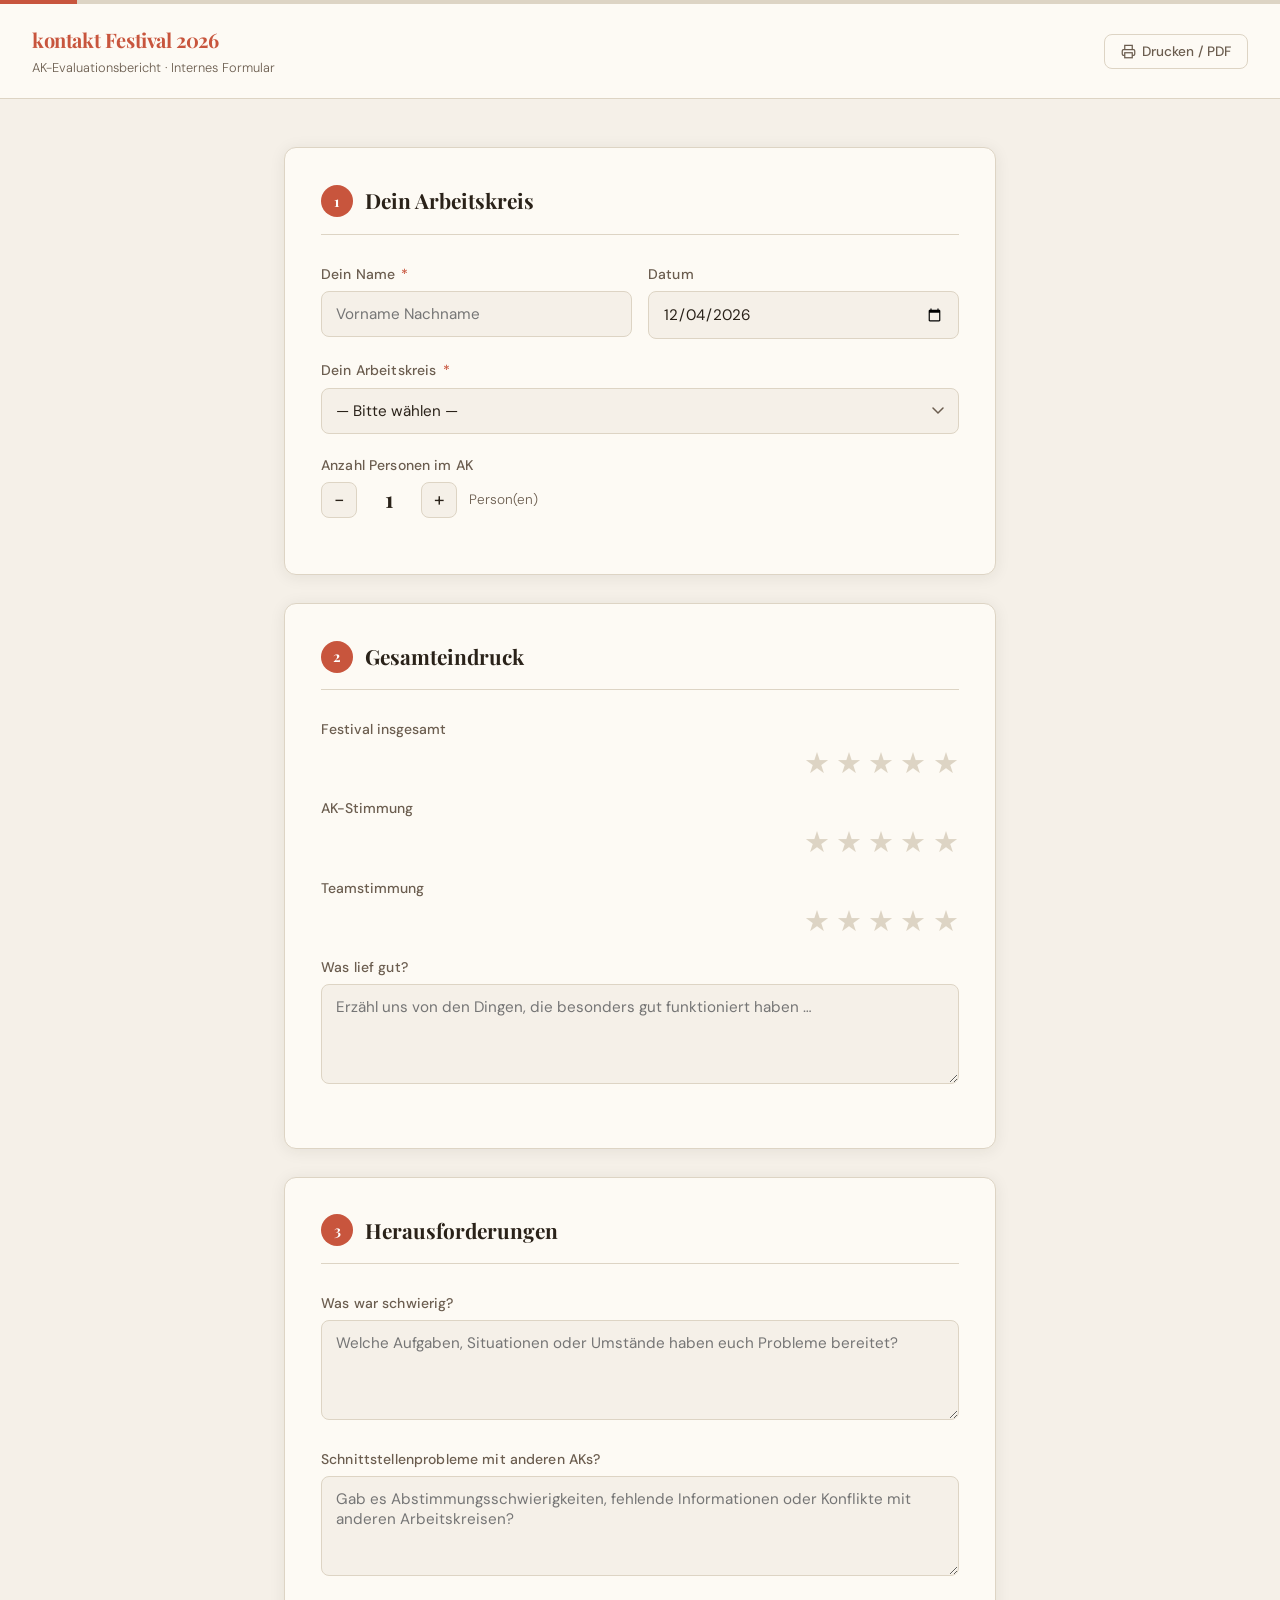
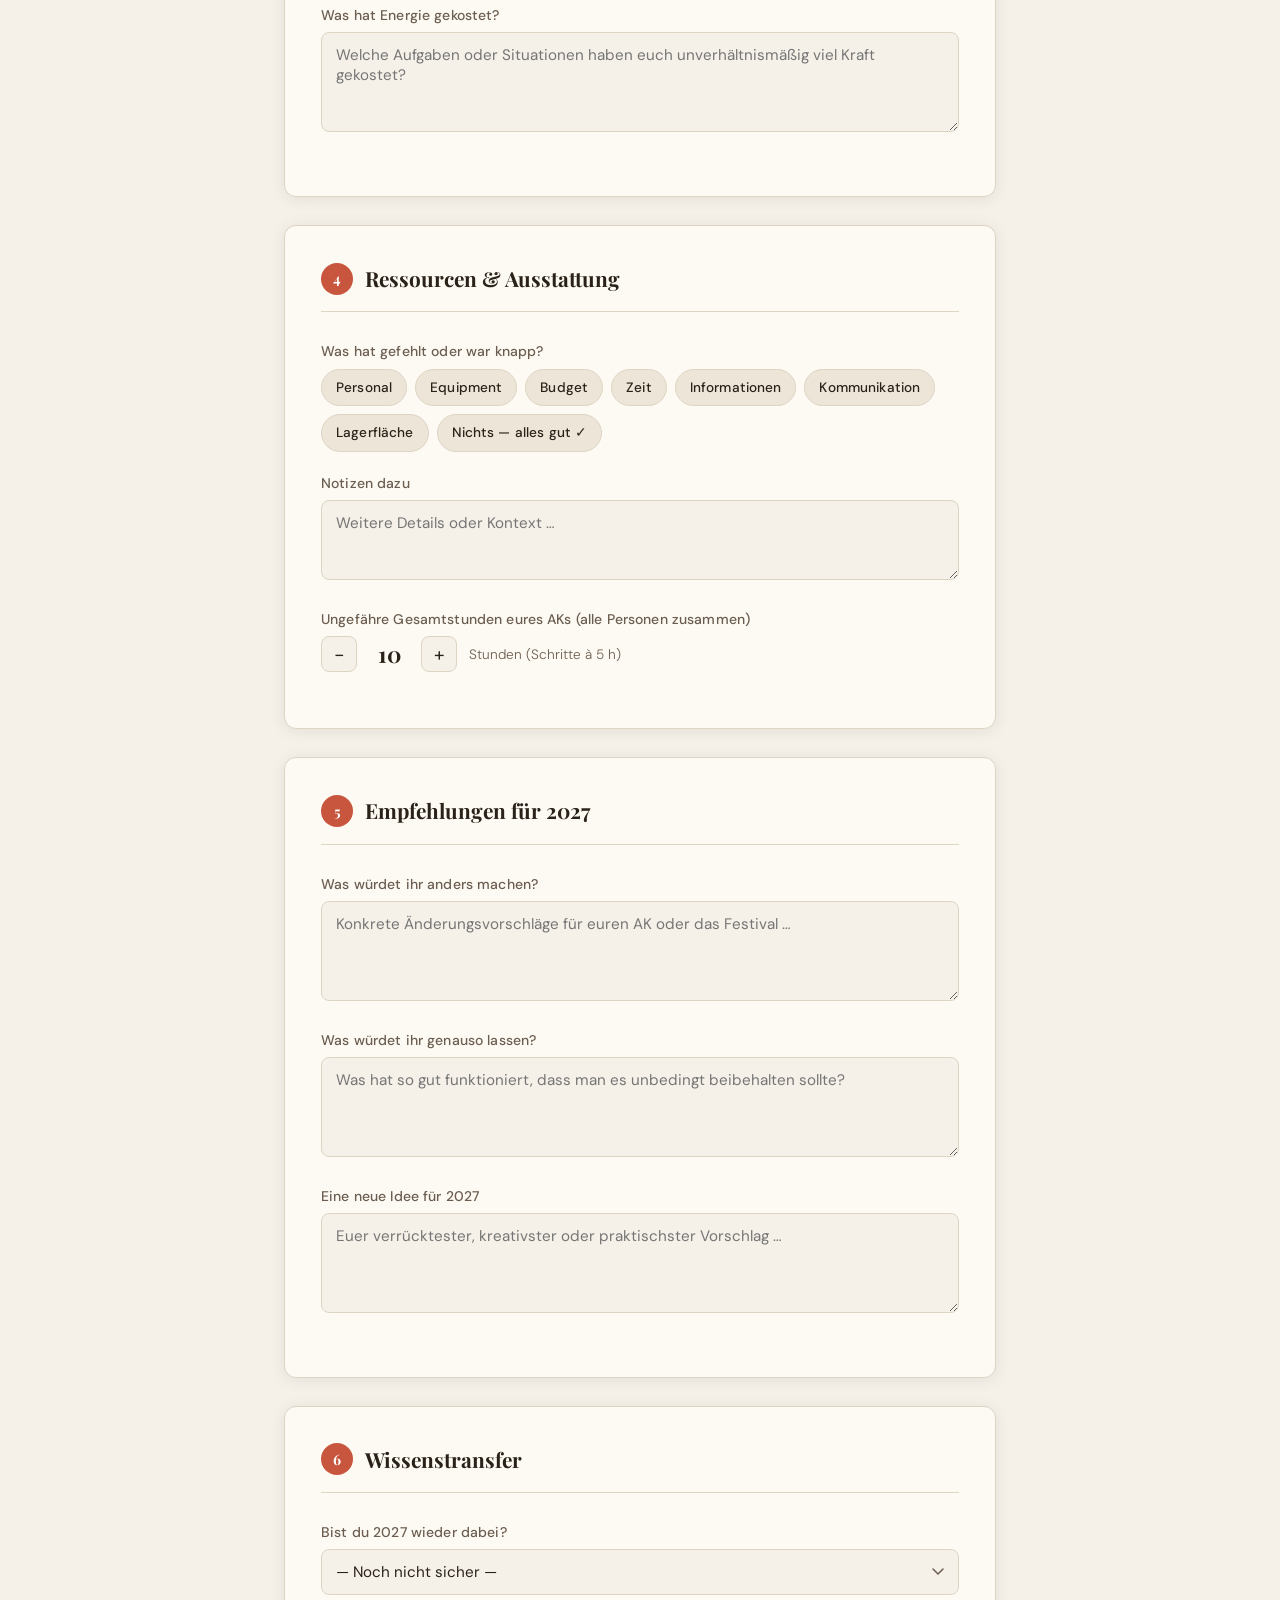
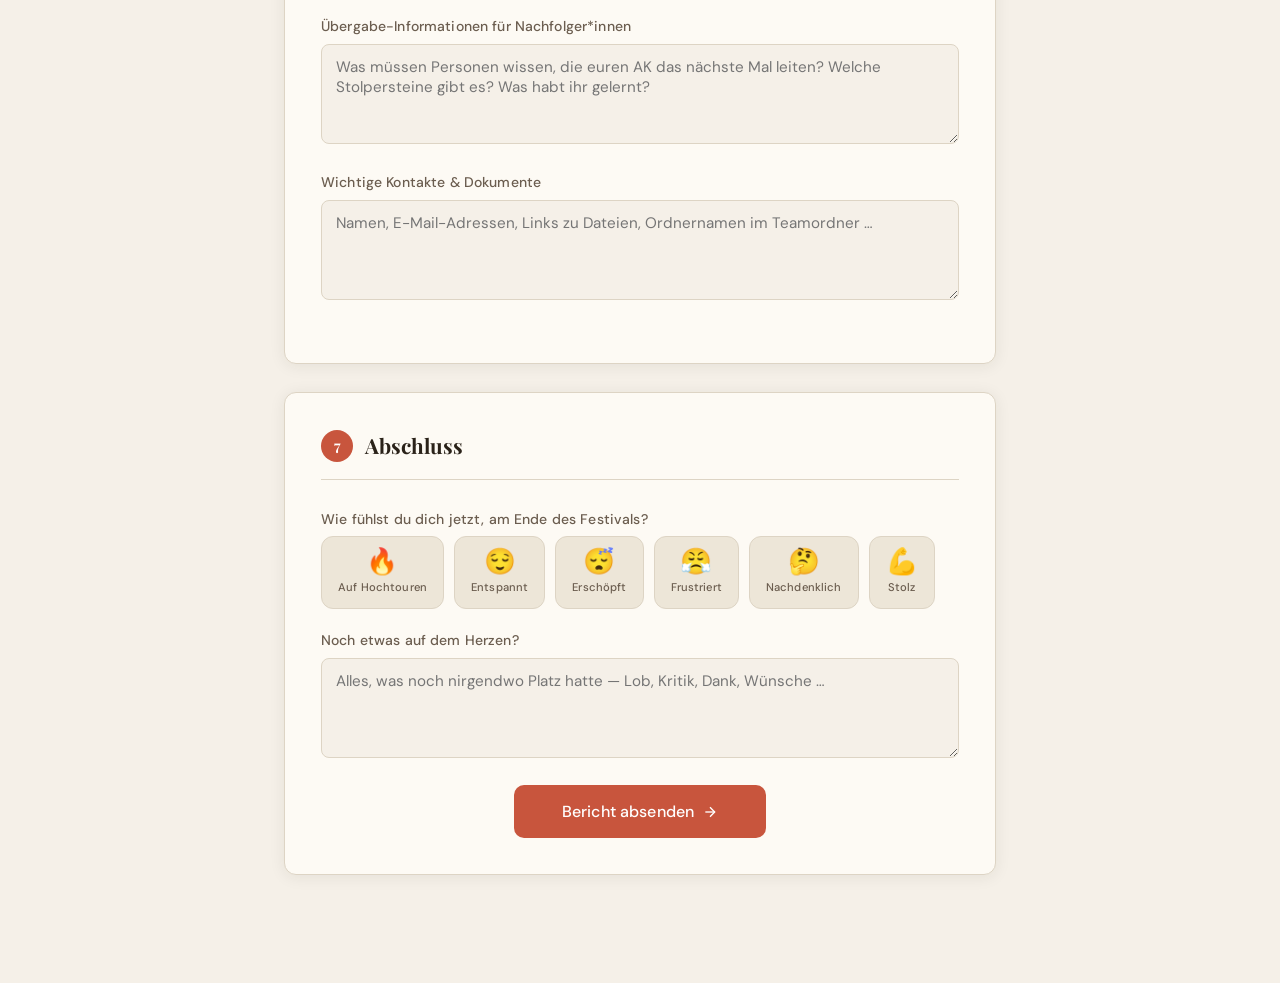
<file: kontakt-ak-bericht.html>
<!DOCTYPE html>
<html lang="de">
<head>
<meta charset="UTF-8">
<meta name="viewport" content="width=device-width, initial-scale=1.0">
<title>AK-Evaluationsbericht — kontakt Festival 2026</title>
<link rel="preconnect" href="https://fonts.googleapis.com">
<link rel="preconnect" href="https://fonts.gstatic.com" crossorigin>
<link href="https://fonts.googleapis.com/css2?family=Playfair+Display:ital,wght@0,400;0,700;1,400&family=DM+Sans:wght@300;400;500&display=swap" rel="stylesheet">
<style>
  *, *::before, *::after { box-sizing: border-box; margin: 0; padding: 0; }

  :root {
    --bg: #F5F0E8;
    --bg-card: #FDFAF4;
    --accent: #C8553D;
    --accent-dark: #A8432D;
    --text: #2A2219;
    --text-muted: #6B5D4F;
    --border: #DDD4C4;
    --border-focus: #C8553D;
    --success: #5A8A5A;
    --tag-bg: #EDE6D8;
    --tag-active: #C8553D;
    --tag-active-text: #fff;
    --shadow: 0 2px 16px rgba(42,34,25,0.08);
    --radius: 12px;
  }

  body {
    font-family: 'DM Sans', sans-serif;
    background: var(--bg);
    color: var(--text);
    min-height: 100vh;
    font-size: 16px;
    line-height: 1.6;
  }

  /* PROGRESS BAR */
  #progress-bar-wrap {
    position: fixed;
    top: 0; left: 0; right: 0;
    z-index: 100;
    height: 4px;
    background: var(--border);
  }
  #progress-bar {
    height: 100%;
    background: var(--accent);
    transition: width 0.4s ease;
    width: 0%;
  }

  /* HEADER */
  header {
    background: var(--bg-card);
    border-bottom: 1px solid var(--border);
    padding: 24px 32px 20px;
    display: flex;
    align-items: center;
    justify-content: space-between;
    flex-wrap: wrap;
    gap: 12px;
    position: sticky;
    top: 0;
    z-index: 50;
  }
  .header-title {
    font-family: 'Playfair Display', serif;
    font-size: 1.25rem;
    font-weight: 700;
    color: var(--accent);
    letter-spacing: -0.02em;
  }
  .header-sub {
    font-size: 0.8rem;
    color: var(--text-muted);
    font-weight: 300;
    margin-top: 2px;
  }
  .btn-print {
    display: inline-flex;
    align-items: center;
    gap: 6px;
    padding: 8px 16px;
    background: transparent;
    border: 1.5px solid var(--border);
    border-radius: 8px;
    color: var(--text-muted);
    font-family: 'DM Sans', sans-serif;
    font-size: 0.85rem;
    font-weight: 500;
    cursor: pointer;
    transition: all 0.2s;
  }
  .btn-print:hover {
    border-color: var(--accent);
    color: var(--accent);
  }

  /* MAIN LAYOUT */
  main {
    max-width: 760px;
    margin: 0 auto;
    padding: 48px 24px 80px;
  }

  /* SECTIONS */
  .section {
    background: var(--bg-card);
    border: 1px solid var(--border);
    border-radius: var(--radius);
    padding: 36px;
    margin-bottom: 28px;
    box-shadow: var(--shadow);
    opacity: 0;
    transform: translateY(20px);
    transition: opacity 0.5s ease, transform 0.5s ease;
  }
  .section.visible {
    opacity: 1;
    transform: translateY(0);
  }

  .section-header {
    display: flex;
    align-items: center;
    gap: 12px;
    margin-bottom: 28px;
    padding-bottom: 16px;
    border-bottom: 1px solid var(--border);
  }
  .section-num {
    width: 32px;
    height: 32px;
    background: var(--accent);
    color: #fff;
    border-radius: 50%;
    display: flex;
    align-items: center;
    justify-content: center;
    font-family: 'Playfair Display', serif;
    font-weight: 700;
    font-size: 0.9rem;
    flex-shrink: 0;
  }
  .section-title {
    font-family: 'Playfair Display', serif;
    font-size: 1.3rem;
    font-weight: 700;
    color: var(--text);
  }

  /* FORM ELEMENTS */
  .field {
    margin-bottom: 20px;
  }
  label {
    display: block;
    font-size: 0.875rem;
    font-weight: 500;
    color: var(--text-muted);
    margin-bottom: 6px;
    letter-spacing: 0.01em;
  }
  label .req {
    color: var(--accent);
    margin-left: 2px;
  }
  input[type="text"],
  input[type="date"],
  select,
  textarea {
    width: 100%;
    padding: 12px 14px;
    background: var(--bg);
    border: 1.5px solid var(--border);
    border-radius: 8px;
    font-family: 'DM Sans', sans-serif;
    font-size: 0.95rem;
    color: var(--text);
    transition: border-color 0.2s, box-shadow 0.2s;
    outline: none;
    appearance: none;
    -webkit-appearance: none;
  }
  input[type="text"]:focus,
  input[type="date"]:focus,
  select:focus,
  textarea:focus {
    border-color: var(--border-focus);
    box-shadow: 0 0 0 3px rgba(200,85,61,0.12);
  }
  textarea {
    resize: vertical;
    min-height: 100px;
  }
  select {
    background-image: url("data:image/svg+xml,%3Csvg xmlns='http://www.w3.org/2000/svg' width='12' height='8' viewBox='0 0 12 8'%3E%3Cpath d='M1 1l5 5 5-5' stroke='%236B5D4F' stroke-width='1.5' fill='none' stroke-linecap='round'/%3E%3C/svg%3E");
    background-repeat: no-repeat;
    background-position: right 14px center;
    padding-right: 36px;
    cursor: pointer;
  }

  .field-row {
    display: grid;
    grid-template-columns: 1fr 1fr;
    gap: 16px;
  }
  @media (max-width: 560px) {
    .field-row { grid-template-columns: 1fr; }
    .section { padding: 24px; }
    header { padding: 16px 20px; }
  }

  /* STAR RATING */
  .star-group {
    margin-bottom: 20px;
  }
  .star-label {
    font-size: 0.875rem;
    font-weight: 500;
    color: var(--text-muted);
    margin-bottom: 8px;
    display: block;
  }
  .stars {
    display: flex;
    gap: 6px;
  }
  .stars input[type="radio"] { display: none; }
  .stars label {
    font-size: 1.8rem;
    cursor: pointer;
    color: var(--border);
    transition: color 0.15s, transform 0.1s;
    margin-bottom: 0;
    line-height: 1;
  }
  .stars:hover label { color: var(--border); }
  .stars label:hover,
  .stars label:hover ~ label { color: var(--border); }
  .stars input[type="radio"]:checked ~ label { color: var(--border); }

  .stars { flex-direction: row-reverse; }
  .stars label:hover,
  .stars label:hover ~ label,
  .stars input[type="radio"]:checked ~ label,
  .stars input[type="radio"]:checked ~ label ~ label {
    color: #D4A030;
  }
  .stars label:hover { transform: scale(1.15); }

  /* TAG CHECKBOXES */
  .tag-group {
    display: flex;
    flex-wrap: wrap;
    gap: 8px;
    margin-top: 6px;
  }
  .tag-group input[type="checkbox"] { display: none; }
  .tag-group label {
    display: inline-flex;
    align-items: center;
    padding: 7px 14px;
    background: var(--tag-bg);
    border: 1.5px solid var(--border);
    border-radius: 20px;
    font-size: 0.85rem;
    font-weight: 500;
    color: var(--text);
    cursor: pointer;
    transition: all 0.15s;
    margin-bottom: 0;
    user-select: none;
  }
  .tag-group input[type="checkbox"]:checked + label {
    background: var(--tag-active);
    border-color: var(--tag-active);
    color: var(--tag-active-text);
  }
  .tag-group label:hover {
    border-color: var(--accent);
  }

  /* COUNTER */
  .counter-wrap {
    display: flex;
    align-items: center;
    gap: 12px;
  }
  .counter-btn {
    width: 36px;
    height: 36px;
    border: 1.5px solid var(--border);
    background: var(--bg);
    border-radius: 8px;
    font-size: 1.2rem;
    color: var(--text);
    cursor: pointer;
    display: flex;
    align-items: center;
    justify-content: center;
    transition: all 0.15s;
    font-family: 'DM Sans', sans-serif;
  }
  .counter-btn:hover {
    border-color: var(--accent);
    color: var(--accent);
  }
  .counter-val {
    font-family: 'Playfair Display', serif;
    font-size: 1.4rem;
    font-weight: 700;
    min-width: 40px;
    text-align: center;
    color: var(--text);
  }
  .counter-unit {
    font-size: 0.85rem;
    color: var(--text-muted);
    font-weight: 300;
  }

  /* EMOJI TAGS */
  .emoji-group {
    display: flex;
    flex-wrap: wrap;
    gap: 10px;
    margin-top: 6px;
  }
  .emoji-group input[type="checkbox"] { display: none; }
  .emoji-group label {
    display: inline-flex;
    flex-direction: column;
    align-items: center;
    gap: 4px;
    padding: 12px 16px;
    background: var(--tag-bg);
    border: 1.5px solid var(--border);
    border-radius: 12px;
    cursor: pointer;
    transition: all 0.15s;
    margin-bottom: 0;
    user-select: none;
    min-width: 64px;
  }
  .emoji-group label .emoji-icon {
    font-size: 1.6rem;
    line-height: 1;
  }
  .emoji-group label .emoji-text {
    font-size: 0.7rem;
    font-weight: 500;
    color: var(--text-muted);
  }
  .emoji-group input[type="checkbox"]:checked + label {
    background: #FFF0EC;
    border-color: var(--accent);
  }
  .emoji-group label:hover {
    border-color: var(--accent);
    transform: translateY(-2px);
  }

  /* SUBMIT */
  .submit-wrap {
    text-align: center;
    margin-top: 12px;
  }
  .btn-submit {
    display: inline-flex;
    align-items: center;
    justify-content: center;
    gap: 8px;
    padding: 16px 48px;
    background: var(--accent);
    color: #fff;
    border: none;
    border-radius: 10px;
    font-family: 'DM Sans', sans-serif;
    font-size: 1rem;
    font-weight: 500;
    cursor: pointer;
    transition: background 0.2s, transform 0.1s;
    letter-spacing: 0.01em;
  }
  .btn-submit:hover { background: var(--accent-dark); }
  .btn-submit:active { transform: scale(0.98); }

  /* VALIDATION */
  .field-error {
    font-size: 0.8rem;
    color: var(--accent);
    margin-top: 4px;
    display: none;
  }
  .field.invalid input,
  .field.invalid select {
    border-color: var(--accent);
  }
  .field.invalid .field-error { display: block; }

  /* SUCCESS SCREEN */
  #success-screen {
    display: none;
    max-width: 560px;
    margin: 80px auto;
    padding: 24px;
    text-align: center;
  }
  .success-icon {
    font-size: 4rem;
    margin-bottom: 20px;
  }
  .success-title {
    font-family: 'Playfair Display', serif;
    font-size: 2rem;
    font-weight: 700;
    color: var(--text);
    margin-bottom: 12px;
  }
  .success-body {
    font-size: 1rem;
    color: var(--text-muted);
    font-weight: 300;
    line-height: 1.7;
    margin-bottom: 32px;
  }
  .success-card {
    background: var(--bg-card);
    border: 1px solid var(--border);
    border-radius: var(--radius);
    padding: 24px;
    margin-bottom: 24px;
    box-shadow: var(--shadow);
  }
  .success-quote {
    font-family: 'Playfair Display', serif;
    font-style: italic;
    font-size: 1.1rem;
    color: var(--accent);
  }

  @media print {
    #progress-bar-wrap, header .btn-print, .btn-submit, .submit-wrap { display: none !important; }
    .section { box-shadow: none; border: 1px solid #ccc; break-inside: avoid; }
    body { background: #fff; }
  }
</style>
</head>
<body>

<div id="progress-bar-wrap"><div id="progress-bar"></div></div>

<header>
  <div>
    <div class="header-title">kontakt Festival 2026</div>
    <div class="header-sub">AK-Evaluationsbericht · Internes Formular</div>
  </div>
  <button class="btn-print" onclick="window.print()">
    <svg width="15" height="15" viewBox="0 0 24 24" fill="none" stroke="currentColor" stroke-width="2"><polyline points="6 9 6 2 18 2 18 9"/><path d="M6 18H4a2 2 0 01-2-2v-5a2 2 0 012-2h16a2 2 0 012 2v5a2 2 0 01-2 2h-2"/><rect x="6" y="14" width="12" height="8"/></svg>
    Drucken / PDF
  </button>
</header>

<main id="form-main">
  <form id="ak-form" novalidate>

    <!-- SECTION 1: Dein Arbeitskreis -->
    <div class="section" data-section="1">
      <div class="section-header">
        <div class="section-num">1</div>
        <div class="section-title">Dein Arbeitskreis</div>
      </div>

      <div class="field-row">
        <div class="field" id="field-name">
          <label for="name">Dein Name <span class="req">*</span></label>
          <input type="text" id="name" name="name" placeholder="Vorname Nachname" autocomplete="name">
          <div class="field-error">Bitte gib deinen Namen an.</div>
        </div>
        <div class="field">
          <label for="datum">Datum</label>
          <input type="date" id="datum" name="datum">
        </div>
      </div>

      <div class="field" id="field-ak">
        <label for="ak">Dein Arbeitskreis <span class="req">*</span></label>
        <select id="ak" name="ak">
          <option value="">— Bitte wählen —</option>
          <option>AK Ausstellung</option>
          <option>AK Awareness</option>
          <option>AK Cyber</option>
          <option>AK Deko</option>
          <option>AK Familienprogramm</option>
          <option>AK Finanzen</option>
          <option>AK Gastro</option>
          <option>AK Getränke</option>
          <option>AK Helfer*innenkoordination</option>
          <option>AK Infrastruktur</option>
          <option>AK Inklusion</option>
          <option>AK Koordination</option>
          <option>AK Kulturpolitik</option>
          <option>AK Künstlerinnenbetreuung</option>
          <option>AK Programmentwicklung</option>
          <option>AK PR</option>
          <option>AK Sicherheit</option>
          <option>AK Teamverpflegung</option>
          <option>AK Technik</option>
          <option>AK TTPWVF (Tanz/Theater/Performance/Workshop/Vortrag/Film)</option>
        </select>
        <div class="field-error">Bitte wähle deinen Arbeitskreis aus.</div>
      </div>

      <div class="field">
        <label>Anzahl Personen im AK</label>
        <div class="counter-wrap">
          <button type="button" class="counter-btn" onclick="changeCount('persons', -1)">−</button>
          <span class="counter-val" id="persons-val">1</span>
          <button type="button" class="counter-btn" onclick="changeCount('persons', 1)">+</button>
          <span class="counter-unit">Person(en)</span>
        </div>
        <input type="hidden" id="persons" name="persons" value="1">
      </div>
    </div>

    <!-- SECTION 2: Gesamteindruck -->
    <div class="section" data-section="2">
      <div class="section-header">
        <div class="section-num">2</div>
        <div class="section-title">Gesamteindruck</div>
      </div>

      <div class="star-group">
        <span class="star-label">Festival insgesamt</span>
        <div class="stars" role="radiogroup">
          <input type="radio" name="stars-festival" id="sf5" value="5"><label for="sf5" title="5 Sterne">★</label>
          <input type="radio" name="stars-festival" id="sf4" value="4"><label for="sf4" title="4 Sterne">★</label>
          <input type="radio" name="stars-festival" id="sf3" value="3"><label for="sf3" title="3 Sterne">★</label>
          <input type="radio" name="stars-festival" id="sf2" value="2"><label for="sf2" title="2 Sterne">★</label>
          <input type="radio" name="stars-festival" id="sf1" value="1"><label for="sf1" title="1 Stern">★</label>
        </div>
      </div>

      <div class="star-group">
        <span class="star-label">AK-Stimmung</span>
        <div class="stars" role="radiogroup">
          <input type="radio" name="stars-ak" id="sa5" value="5"><label for="sa5" title="5 Sterne">★</label>
          <input type="radio" name="stars-ak" id="sa4" value="4"><label for="sa4" title="4 Sterne">★</label>
          <input type="radio" name="stars-ak" id="sa3" value="3"><label for="sa3" title="3 Sterne">★</label>
          <input type="radio" name="stars-ak" id="sa2" value="2"><label for="sa2" title="2 Sterne">★</label>
          <input type="radio" name="stars-ak" id="sa1" value="1"><label for="sa1" title="1 Stern">★</label>
        </div>
      </div>

      <div class="star-group">
        <span class="star-label">Teamstimmung</span>
        <div class="stars" role="radiogroup">
          <input type="radio" name="stars-team" id="st5" value="5"><label for="st5" title="5 Sterne">★</label>
          <input type="radio" name="stars-team" id="st4" value="4"><label for="st4" title="4 Sterne">★</label>
          <input type="radio" name="stars-team" id="st3" value="3"><label for="st3" title="3 Sterne">★</label>
          <input type="radio" name="stars-team" id="st2" value="2"><label for="st2" title="2 Sterne">★</label>
          <input type="radio" name="stars-team" id="st1" value="1"><label for="st1" title="1 Stern">★</label>
        </div>
      </div>

      <div class="field">
        <label for="gut">Was lief gut?</label>
        <textarea id="gut" name="gut" placeholder="Erzähl uns von den Dingen, die besonders gut funktioniert haben …"></textarea>
      </div>
    </div>

    <!-- SECTION 3: Herausforderungen -->
    <div class="section" data-section="3">
      <div class="section-header">
        <div class="section-num">3</div>
        <div class="section-title">Herausforderungen</div>
      </div>

      <div class="field">
        <label for="schwierig">Was war schwierig?</label>
        <textarea id="schwierig" name="schwierig" placeholder="Welche Aufgaben, Situationen oder Umstände haben euch Probleme bereitet?"></textarea>
      </div>

      <div class="field">
        <label for="schnittstellen">Schnittstellenprobleme mit anderen AKs?</label>
        <textarea id="schnittstellen" name="schnittstellen" placeholder="Gab es Abstimmungsschwierigkeiten, fehlende Informationen oder Konflikte mit anderen Arbeitskreisen?"></textarea>
      </div>

      <div class="field">
        <label for="energie">Was hat Energie gekostet?</label>
        <textarea id="energie" name="energie" placeholder="Welche Aufgaben oder Situationen haben euch unverhältnismäßig viel Kraft gekostet?"></textarea>
      </div>
    </div>

    <!-- SECTION 4: Ressourcen & Ausstattung -->
    <div class="section" data-section="4">
      <div class="section-header">
        <div class="section-num">4</div>
        <div class="section-title">Ressourcen &amp; Ausstattung</div>
      </div>

      <div class="field">
        <label>Was hat gefehlt oder war knapp?</label>
        <div class="tag-group">
          <input type="checkbox" id="r-personal" name="ressourcen" value="Personal">
          <label for="r-personal">Personal</label>
          <input type="checkbox" id="r-equipment" name="ressourcen" value="Equipment">
          <label for="r-equipment">Equipment</label>
          <input type="checkbox" id="r-budget" name="ressourcen" value="Budget">
          <label for="r-budget">Budget</label>
          <input type="checkbox" id="r-zeit" name="ressourcen" value="Zeit">
          <label for="r-zeit">Zeit</label>
          <input type="checkbox" id="r-info" name="ressourcen" value="Informationen">
          <label for="r-info">Informationen</label>
          <input type="checkbox" id="r-komm" name="ressourcen" value="Kommunikation">
          <label for="r-komm">Kommunikation</label>
          <input type="checkbox" id="r-lager" name="ressourcen" value="Lagerfläche">
          <label for="r-lager">Lagerfläche</label>
          <input type="checkbox" id="r-ok" name="ressourcen" value="Nichts/alles gut">
          <label for="r-ok">Nichts — alles gut ✓</label>
        </div>
      </div>

      <div class="field">
        <label for="ressourcen-notiz">Notizen dazu</label>
        <textarea id="ressourcen-notiz" name="ressourcen-notiz" placeholder="Weitere Details oder Kontext …" style="min-height:80px;"></textarea>
      </div>

      <div class="field">
        <label>Ungefähre Gesamtstunden eures AKs (alle Personen zusammen)</label>
        <div class="counter-wrap">
          <button type="button" class="counter-btn" onclick="changeCount('stunden', -5)">−</button>
          <span class="counter-val" id="stunden-val">10</span>
          <button type="button" class="counter-btn" onclick="changeCount('stunden', 5)">+</button>
          <span class="counter-unit">Stunden (Schritte à 5 h)</span>
        </div>
        <input type="hidden" id="stunden" name="stunden" value="10">
      </div>
    </div>

    <!-- SECTION 5: Empfehlungen für 2027 -->
    <div class="section" data-section="5">
      <div class="section-header">
        <div class="section-num">5</div>
        <div class="section-title">Empfehlungen für 2027</div>
      </div>

      <div class="field">
        <label for="anders">Was würdet ihr anders machen?</label>
        <textarea id="anders" name="anders" placeholder="Konkrete Änderungsvorschläge für euren AK oder das Festival …"></textarea>
      </div>

      <div class="field">
        <label for="gleich">Was würdet ihr genauso lassen?</label>
        <textarea id="gleich" name="gleich" placeholder="Was hat so gut funktioniert, dass man es unbedingt beibehalten sollte?"></textarea>
      </div>

      <div class="field">
        <label for="idee">Eine neue Idee für 2027</label>
        <textarea id="idee" name="idee" placeholder="Euer verrücktester, kreativster oder praktischster Vorschlag …"></textarea>
      </div>
    </div>

    <!-- SECTION 6: Wissenstransfer -->
    <div class="section" data-section="6">
      <div class="section-header">
        <div class="section-num">6</div>
        <div class="section-title">Wissenstransfer</div>
      </div>

      <div class="field">
        <label for="wieder-dabei">Bist du 2027 wieder dabei?</label>
        <select id="wieder-dabei" name="wieder-dabei">
          <option value="">— Noch nicht sicher —</option>
          <option value="ja-gleicher-ak">Ja, im gleichen AK</option>
          <option value="ja-anderer-ak">Ja, aber vielleicht in einem anderen AK</option>
          <option value="vielleicht">Vielleicht, mal sehen</option>
          <option value="nein">Nein, ich bin dann raus</option>
        </select>
      </div>

      <div class="field">
        <label for="uebergabe">Übergabe-Informationen für Nachfolger*innen</label>
        <textarea id="uebergabe" name="uebergabe" placeholder="Was müssen Personen wissen, die euren AK das nächste Mal leiten? Welche Stolpersteine gibt es? Was habt ihr gelernt?"></textarea>
      </div>

      <div class="field">
        <label for="kontakte">Wichtige Kontakte &amp; Dokumente</label>
        <textarea id="kontakte" name="kontakte" placeholder="Namen, E-Mail-Adressen, Links zu Dateien, Ordnernamen im Teamordner …"></textarea>
      </div>
    </div>

    <!-- SECTION 7: Abschluss -->
    <div class="section" data-section="7">
      <div class="section-header">
        <div class="section-num">7</div>
        <div class="section-title">Abschluss</div>
      </div>

      <div class="field">
        <label>Wie fühlst du dich jetzt, am Ende des Festivals?</label>
        <div class="emoji-group">
          <input type="checkbox" id="e-fire" name="gefuehl" value="🔥 Auf Hochtouren">
          <label for="e-fire"><span class="emoji-icon">🔥</span><span class="emoji-text">Auf Hochtouren</span></label>

          <input type="checkbox" id="e-relax" name="gefuehl" value="😌 Entspannt">
          <label for="e-relax"><span class="emoji-icon">😌</span><span class="emoji-text">Entspannt</span></label>

          <input type="checkbox" id="e-tired" name="gefuehl" value="😴 Erschöpft">
          <label for="e-tired"><span class="emoji-icon">😴</span><span class="emoji-text">Erschöpft</span></label>

          <input type="checkbox" id="e-frustr" name="gefuehl" value="😤 Frustriert">
          <label for="e-frustr"><span class="emoji-icon">😤</span><span class="emoji-text">Frustriert</span></label>

          <input type="checkbox" id="e-think" name="gefuehl" value="🤔 Nachdenklich">
          <label for="e-think"><span class="emoji-icon">🤔</span><span class="emoji-text">Nachdenklich</span></label>

          <input type="checkbox" id="e-strong" name="gefuehl" value="💪 Stolz">
          <label for="e-strong"><span class="emoji-icon">💪</span><span class="emoji-text">Stolz</span></label>
        </div>
      </div>

      <div class="field">
        <label for="abschluss-text">Noch etwas auf dem Herzen?</label>
        <textarea id="abschluss-text" name="abschluss-text" placeholder="Alles, was noch nirgendwo Platz hatte — Lob, Kritik, Dank, Wünsche …"></textarea>
      </div>

      <div class="submit-wrap">
        <button type="submit" class="btn-submit">
          Bericht absenden
          <svg width="16" height="16" viewBox="0 0 24 24" fill="none" stroke="currentColor" stroke-width="2"><line x1="5" y1="12" x2="19" y2="12"/><polyline points="12 5 19 12 12 19"/></svg>
        </button>
      </div>
    </div>

  </form>
</main>

<!-- SUCCESS SCREEN -->
<div id="success-screen">
  <div class="success-icon">🎉</div>
  <div class="success-title" id="success-title">Danke, <span id="success-name"></span>!</div>
  <div class="success-card">
    <div class="success-quote">"Kultur entsteht durch Menschen, die sich einbringen."</div>
  </div>
  <div class="success-body">
    Dein Evaluationsbericht wurde erfasst.<br>
    Er hilft uns, kontakt 2027 noch besser zu machen.<br><br>
    Danke für dein Engagement — das Festival lebt durch dich.
  </div>
  <button class="btn-print" style="margin: 0 auto;" onclick="window.print()">
    <svg width="15" height="15" viewBox="0 0 24 24" fill="none" stroke="currentColor" stroke-width="2"><polyline points="6 9 6 2 18 2 18 9"/><path d="M6 18H4a2 2 0 01-2-2v-5a2 2 0 012-2h16a2 2 0 012 2v5a2 2 0 01-2 2h-2"/><rect x="6" y="14" width="12" height="8"/></svg>
    Als PDF speichern
  </button>
</div>

<script src="scripts/kontakt-forms.js"></script>
<script>
  const akFormStore = window.kontaktFormStore.init({
    rootSelector: '#ak-form',
    storageKey: 'kontakt-ak-bericht',
    afterRestore(storedState) {
      if (storedState?.fields?.datum) {
        return;
      }

      const today = new Date().toISOString().split('T')[0];
      document.getElementById('datum').value = today;
    },
  });

  // Auto-fill today's date
  document.addEventListener('DOMContentLoaded', () => {
    if (!document.getElementById('datum').value) {
      const today = new Date().toISOString().split('T')[0];
      document.getElementById('datum').value = today;
      akFormStore?.save();
    }

    const personsValue = Number(document.getElementById('persons').value) || counters.persons.min;
    counters.persons.val = personsValue;
    document.getElementById('persons-val').textContent = personsValue;

    const stundenValue = Number(document.getElementById('stunden').value) || counters.stunden.min;
    counters.stunden.val = stundenValue;
    document.getElementById('stunden-val').textContent = stundenValue;

    observeSections();
    updateProgress();
  });

  // Counter logic
  const counters = { persons: { val: 1, min: 1, max: 200 }, stunden: { val: 10, min: 0, max: 5000 } };
  function changeCount(id, delta) {
    const c = counters[id];
    c.val = Math.max(c.min, Math.min(c.max, c.val + delta));
    document.getElementById(id + '-val').textContent = c.val;
    document.getElementById(id).value = c.val;
    akFormStore?.save();
    updateProgress();
  }

  // Progress bar
  function updateProgress() {
    const fields = document.querySelectorAll('input:not([type=hidden]):not([type=radio]):not([type=checkbox]), select, textarea');
    let filled = 0;
    fields.forEach(f => {
      if (f.value && f.value.trim() !== '') filled++;
    });
    // Also count radio groups
    ['stars-festival', 'stars-ak', 'stars-team'].forEach(name => {
      if (document.querySelector(`input[name="${name}"]:checked`)) filled++;
    });
    const total = fields.length + 3;
    const pct = Math.min(100, Math.round((filled / total) * 100));
    document.getElementById('progress-bar').style.width = pct + '%';
  }

  document.addEventListener('input', updateProgress);
  document.addEventListener('change', updateProgress);

  // Intersection Observer for fade-in
  function observeSections() {
    const observer = new IntersectionObserver((entries) => {
      entries.forEach(e => {
        if (e.isIntersecting) {
          e.target.classList.add('visible');
        }
      });
    }, { threshold: 0.08, rootMargin: '0px 0px -40px 0px' });
    document.querySelectorAll('.section').forEach(s => observer.observe(s));
  }

  // Form submission
  document.getElementById('ak-form').addEventListener('submit', async function(e) {
    e.preventDefault();
    let valid = true;

    // Validate name
    const nameField = document.getElementById('field-name');
    const nameVal = document.getElementById('name').value.trim();
    if (!nameVal) {
      nameField.classList.add('invalid');
      valid = false;
    } else {
      nameField.classList.remove('invalid');
    }

    // Validate AK
    const akField = document.getElementById('field-ak');
    const akVal = document.getElementById('ak').value;
    if (!akVal) {
      akField.classList.add('invalid');
      valid = false;
    } else {
      akField.classList.remove('invalid');
    }

    if (!valid) {
      document.getElementById('name').scrollIntoView({ behavior: 'smooth', block: 'center' });
      return;
    }

    try {
      await window.kontaktFormStore.submit({
        rootSelector: '#ak-form',
        storageKey: 'kontakt-ak-bericht',
        formName: 'kontakt-ak-bericht',
        submitButton: e.submitter,
        pendingText: 'Sende...',
        onSuccess() {
          const firstName = nameVal.split(' ')[0];
          document.getElementById('success-name').textContent = firstName;
          document.getElementById('form-main').style.display = 'none';
          document.getElementById('success-screen').style.display = 'block';
          document.getElementById('progress-bar').style.width = '100%';
          window.scrollTo({ top: 0, behavior: 'smooth' });
          akFormStore?.clear();
        },
      });
    } catch {
      // Error handling is shown in the shared helper.
    }
  });

  // Remove invalid on input
  document.getElementById('name').addEventListener('input', function() {
    if (this.value.trim()) document.getElementById('field-name').classList.remove('invalid');
  });
  document.getElementById('ak').addEventListener('change', function() {
    if (this.value) document.getElementById('field-ak').classList.remove('invalid');
  });
</script>
</body>
</html>
</file>
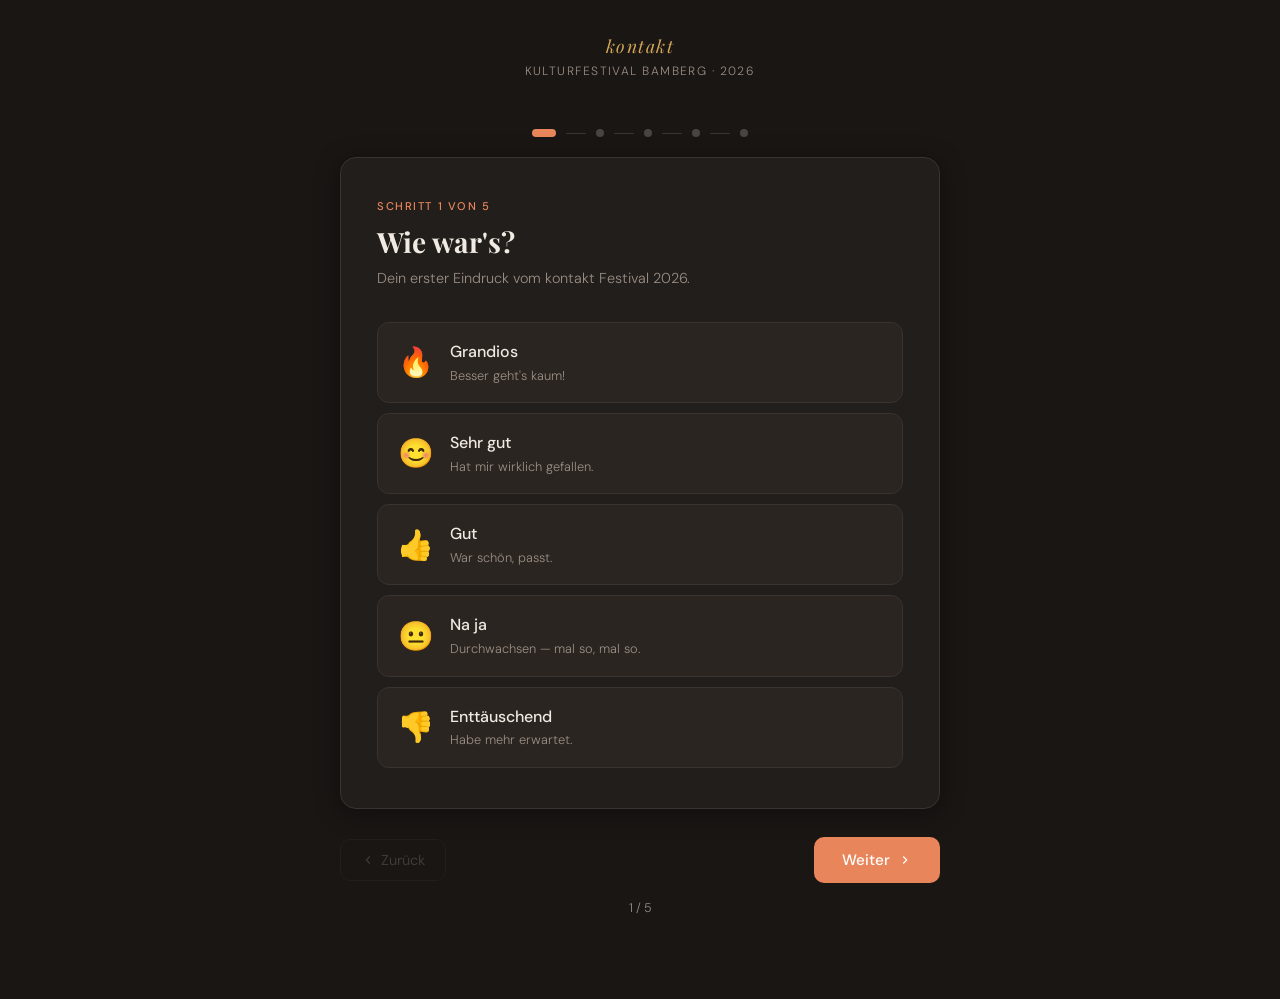
<file: kontakt-besucherumfrage.html>
<!DOCTYPE html>
<html lang="de">
<head>
<meta charset="UTF-8">
<meta name="viewport" content="width=device-width, initial-scale=1.0">
<title>Besucherumfrage — kontakt Festival 2026</title>
<link rel="preconnect" href="https://fonts.googleapis.com">
<link rel="preconnect" href="https://fonts.gstatic.com" crossorigin>
<link href="https://fonts.googleapis.com/css2?family=Playfair+Display:ital,wght@0,400;0,700;1,400&family=DM+Sans:wght@300;400;500&display=swap" rel="stylesheet">
<style>
  *, *::before, *::after { box-sizing: border-box; margin: 0; padding: 0; }

  :root {
    --bg: #1A1614;
    --bg-card: #221E1B;
    --bg-elevated: #2A2521;
    --accent: #E8855A;
    --accent-hover: #D4714A;
    --sage: #7BBDA8;
    --gold: #D4A85A;
    --text: #F0EAE2;
    --text-muted: #9A8E84;
    --border: #3A3330;
    --border-light: #4A4440;
    --radius: 16px;
    --shadow: 0 4px 24px rgba(0,0,0,0.4);
  }

  body {
    font-family: 'DM Sans', sans-serif;
    background: var(--bg);
    color: var(--text);
    min-height: 100vh;
    font-size: 16px;
    line-height: 1.6;
    overflow-x: hidden;
  }

  /* STEP DOTS */
  .step-dots {
    display: flex;
    justify-content: center;
    align-items: center;
    gap: 10px;
    padding: 28px 24px 0;
  }
  .dot {
    width: 8px;
    height: 8px;
    border-radius: 50%;
    background: var(--border-light);
    transition: all 0.3s ease;
    cursor: default;
  }
  .dot.active {
    background: var(--accent);
    width: 24px;
    border-radius: 4px;
  }
  .dot.done {
    background: var(--sage);
  }
  .dot-line {
    width: 20px;
    height: 1px;
    background: var(--border);
  }

  /* OUTER WRAP */
  .survey-wrap {
    max-width: 640px;
    margin: 0 auto;
    padding: 0 20px 80px;
    min-height: 100vh;
  }

  /* FESTIVAL MARK */
  .festival-mark {
    text-align: center;
    padding: 32px 0 20px;
  }
  .festival-name {
    font-family: 'Playfair Display', serif;
    font-size: 1.1rem;
    font-weight: 400;
    font-style: italic;
    color: var(--gold);
    letter-spacing: 0.08em;
  }
  .festival-year {
    font-size: 0.75rem;
    color: var(--text-muted);
    font-weight: 300;
    margin-top: 2px;
    letter-spacing: 0.12em;
    text-transform: uppercase;
  }

  /* STEPS */
  .step {
    display: none;
    animation: fadeSlideIn 0.4s ease forwards;
  }
  .step.active { display: block; }
  .step.slide-out {
    animation: fadeSlideOut 0.3s ease forwards;
  }

  @keyframes fadeSlideIn {
    from { opacity: 0; transform: translateX(40px); }
    to   { opacity: 1; transform: translateX(0); }
  }
  @keyframes fadeSlideOut {
    from { opacity: 1; transform: translateX(0); }
    to   { opacity: 0; transform: translateX(-40px); }
  }
  @keyframes fadeSlideInBack {
    from { opacity: 0; transform: translateX(-40px); }
    to   { opacity: 1; transform: translateX(0); }
  }

  .step.slide-in-back { animation: fadeSlideInBack 0.4s ease forwards; }

  /* STEP CARD */
  .step-card {
    background: var(--bg-card);
    border: 1px solid var(--border);
    border-radius: var(--radius);
    padding: 40px 36px;
    box-shadow: var(--shadow);
    margin-top: 20px;
  }
  @media (max-width: 480px) {
    .step-card { padding: 28px 22px; }
  }

  .step-eyebrow {
    font-size: 0.7rem;
    font-weight: 500;
    letter-spacing: 0.14em;
    text-transform: uppercase;
    color: var(--accent);
    margin-bottom: 8px;
  }
  .step-title {
    font-family: 'Playfair Display', serif;
    font-size: 1.75rem;
    font-weight: 700;
    line-height: 1.25;
    color: var(--text);
    margin-bottom: 8px;
  }
  .step-subtitle {
    font-size: 0.9rem;
    color: var(--text-muted);
    font-weight: 300;
    margin-bottom: 32px;
  }

  /* EMOJI TILES */
  .emoji-tiles {
    display: flex;
    flex-direction: column;
    gap: 10px;
  }
  .emoji-tile input[type="radio"] { display: none; }
  .emoji-tile label {
    display: flex;
    align-items: center;
    gap: 16px;
    padding: 16px 20px;
    background: var(--bg-elevated);
    border: 1.5px solid var(--border);
    border-radius: 12px;
    cursor: pointer;
    transition: all 0.2s;
    user-select: none;
  }
  .emoji-tile label:hover {
    border-color: var(--accent);
    background: #2E2826;
  }
  .emoji-tile input[type="radio"]:checked + label {
    border-color: var(--accent);
    background: linear-gradient(135deg, #2E2219 0%, #261E1A 100%);
    box-shadow: 0 0 0 1px var(--accent);
  }
  .tile-emoji {
    font-size: 1.8rem;
    line-height: 1;
    flex-shrink: 0;
  }
  .tile-text {
    font-size: 1rem;
    font-weight: 500;
    color: var(--text);
  }
  .tile-desc {
    font-size: 0.8rem;
    color: var(--text-muted);
    font-weight: 300;
    margin-top: 1px;
  }

  /* MULTI-SELECT TAGS */
  .tag-grid {
    display: flex;
    flex-wrap: wrap;
    gap: 8px;
    margin-top: 4px;
  }
  .tag-grid input[type="checkbox"] { display: none; }
  .tag-grid label {
    display: inline-flex;
    align-items: center;
    padding: 9px 16px;
    background: var(--bg-elevated);
    border: 1.5px solid var(--border);
    border-radius: 24px;
    font-size: 0.875rem;
    font-weight: 400;
    color: var(--text-muted);
    cursor: pointer;
    transition: all 0.15s;
    user-select: none;
  }
  .tag-grid input[type="checkbox"]:checked + label {
    background: rgba(232,133,90,0.15);
    border-color: var(--accent);
    color: var(--accent);
    font-weight: 500;
  }
  .tag-grid label:hover {
    border-color: var(--border-light);
    color: var(--text);
  }

  /* NPS SCALE */
  .nps-wrap {
    margin: 8px 0;
  }
  .nps-scale {
    display: flex;
    gap: 4px;
    margin-bottom: 8px;
    flex-wrap: wrap;
  }
  .nps-scale input[type="radio"] { display: none; }
  .nps-scale label {
    flex: 1;
    min-width: 0;
    display: flex;
    align-items: center;
    justify-content: center;
    aspect-ratio: 1;
    min-height: 44px;
    background: var(--bg-elevated);
    border: 1.5px solid var(--border);
    border-radius: 8px;
    font-size: 0.9rem;
    font-weight: 500;
    color: var(--text-muted);
    cursor: pointer;
    transition: all 0.15s;
    user-select: none;
  }
  .nps-scale input[type="radio"]:checked + label {
    background: var(--accent);
    border-color: var(--accent);
    color: #fff;
    font-weight: 700;
    transform: scale(1.08);
    box-shadow: 0 4px 12px rgba(232,133,90,0.35);
  }
  .nps-scale label:hover {
    border-color: var(--accent);
    color: var(--text);
  }
  .nps-labels {
    display: flex;
    justify-content: space-between;
    font-size: 0.75rem;
    color: var(--text-muted);
    font-weight: 300;
    margin-top: 4px;
  }

  /* TEXTAREA */
  textarea {
    width: 100%;
    padding: 14px 16px;
    background: var(--bg-elevated);
    border: 1.5px solid var(--border);
    border-radius: 10px;
    font-family: 'DM Sans', sans-serif;
    font-size: 0.95rem;
    color: var(--text);
    resize: vertical;
    min-height: 120px;
    outline: none;
    transition: border-color 0.2s, box-shadow 0.2s;
    line-height: 1.6;
  }
  textarea::placeholder { color: var(--text-muted); }
  textarea:focus {
    border-color: var(--sage);
    box-shadow: 0 0 0 3px rgba(123,189,168,0.12);
  }
  .optional-hint {
    font-size: 0.78rem;
    color: var(--text-muted);
    font-weight: 300;
    margin-bottom: 10px;
  }

  /* NAV BUTTONS */
  .step-nav {
    display: flex;
    align-items: center;
    justify-content: space-between;
    margin-top: 28px;
    gap: 12px;
  }
  .btn-back {
    display: inline-flex;
    align-items: center;
    gap: 6px;
    padding: 11px 20px;
    background: transparent;
    border: 1.5px solid var(--border);
    border-radius: 10px;
    color: var(--text-muted);
    font-family: 'DM Sans', sans-serif;
    font-size: 0.9rem;
    font-weight: 400;
    cursor: pointer;
    transition: all 0.2s;
  }
  .btn-back:hover {
    border-color: var(--border-light);
    color: var(--text);
  }
  .btn-back:disabled {
    opacity: 0.3;
    cursor: default;
    pointer-events: none;
  }
  .btn-next {
    display: inline-flex;
    align-items: center;
    gap: 8px;
    padding: 13px 28px;
    background: var(--accent);
    border: none;
    border-radius: 10px;
    color: #fff;
    font-family: 'DM Sans', sans-serif;
    font-size: 0.95rem;
    font-weight: 500;
    cursor: pointer;
    transition: background 0.2s, transform 0.1s;
    margin-left: auto;
  }
  .btn-next:hover { background: var(--accent-hover); }
  .btn-next:active { transform: scale(0.97); }

  /* STEP COUNTER */
  .step-counter {
    font-size: 0.78rem;
    color: var(--text-muted);
    font-weight: 300;
    text-align: center;
    margin-top: 16px;
  }

  /* SUCCESS SCREEN */
  #success-screen {
    display: none;
    text-align: center;
    padding: 60px 0 40px;
    animation: fadeSlideIn 0.5s ease forwards;
  }
  .success-symbol {
    font-size: 3rem;
    color: var(--gold);
    font-family: 'Playfair Display', serif;
    margin-bottom: 24px;
    letter-spacing: 0.1em;
    display: block;
  }
  .success-title {
    font-family: 'Playfair Display', serif;
    font-size: 2.2rem;
    font-weight: 700;
    color: var(--text);
    margin-bottom: 12px;
    line-height: 1.2;
  }
  .success-sub {
    font-size: 1rem;
    color: var(--text-muted);
    font-weight: 300;
    line-height: 1.7;
    margin-bottom: 40px;
  }
  .success-card {
    background: var(--bg-card);
    border: 1px solid var(--border);
    border-radius: var(--radius);
    padding: 28px;
    margin-bottom: 16px;
  }
  .success-heart {
    display: flex;
    align-items: center;
    justify-content: center;
    gap: 12px;
    font-size: 0.9rem;
    color: var(--text-muted);
    font-weight: 300;
  }
  .success-heart span { color: var(--accent); font-size: 1.1rem; }

  /* DECORATIVE */
  .ornament {
    color: var(--border-light);
    font-family: 'Playfair Display', serif;
    font-size: 0.8rem;
    letter-spacing: 0.2em;
    text-align: center;
    margin: 12px 0;
  }
</style>
</head>
<body>

<div class="survey-wrap">

  <div class="festival-mark">
    <div class="festival-name">kontakt</div>
    <div class="festival-year">Kulturfestival Bamberg · 2026</div>
  </div>

  <!-- STEP DOTS -->
  <div class="step-dots" id="step-dots">
    <div class="dot active" id="dot-1"></div>
    <div class="dot-line"></div>
    <div class="dot" id="dot-2"></div>
    <div class="dot-line"></div>
    <div class="dot" id="dot-3"></div>
    <div class="dot-line"></div>
    <div class="dot" id="dot-4"></div>
    <div class="dot-line"></div>
    <div class="dot" id="dot-5"></div>
  </div>

  <!-- ===== STEP 1: Gesamteindruck ===== -->
  <div class="step active" id="step-1">
    <div class="step-card">
      <div class="step-eyebrow">Schritt 1 von 5</div>
      <div class="step-title">Wie war's?</div>
      <div class="step-subtitle">Dein erster Eindruck vom kontakt Festival 2026.</div>

      <div class="emoji-tiles">
        <div class="emoji-tile">
          <input type="radio" name="eindruck" id="e-grandios" value="grandios">
          <label for="e-grandios">
            <span class="tile-emoji">🔥</span>
            <div><div class="tile-text">Grandios</div><div class="tile-desc">Besser geht's kaum!</div></div>
          </label>
        </div>
        <div class="emoji-tile">
          <input type="radio" name="eindruck" id="e-sehrgut" value="sehr_gut">
          <label for="e-sehrgut">
            <span class="tile-emoji">😊</span>
            <div><div class="tile-text">Sehr gut</div><div class="tile-desc">Hat mir wirklich gefallen.</div></div>
          </label>
        </div>
        <div class="emoji-tile">
          <input type="radio" name="eindruck" id="e-gut" value="gut">
          <label for="e-gut">
            <span class="tile-emoji">👍</span>
            <div><div class="tile-text">Gut</div><div class="tile-desc">War schön, passt.</div></div>
          </label>
        </div>
        <div class="emoji-tile">
          <input type="radio" name="eindruck" id="e-naja" value="na_ja">
          <label for="e-naja">
            <span class="tile-emoji">😐</span>
            <div><div class="tile-text">Na ja</div><div class="tile-desc">Durchwachsen — mal so, mal so.</div></div>
          </label>
        </div>
        <div class="emoji-tile">
          <input type="radio" name="eindruck" id="e-entttaeuscht" value="enttäuscht">
          <label for="e-entttaeuscht">
            <span class="tile-emoji">👎</span>
            <div><div class="tile-text">Enttäuschend</div><div class="tile-desc">Habe mehr erwartet.</div></div>
          </label>
        </div>
      </div>
    </div>

    <div class="step-nav">
      <button class="btn-back" disabled>
        <svg width="14" height="14" viewBox="0 0 24 24" fill="none" stroke="currentColor" stroke-width="2"><polyline points="15 18 9 12 15 6"/></svg>
        Zurück
      </button>
      <button class="btn-next" onclick="goTo(2)">
        Weiter
        <svg width="14" height="14" viewBox="0 0 24 24" fill="none" stroke="currentColor" stroke-width="2"><polyline points="9 18 15 12 9 6"/></svg>
      </button>
    </div>
    <div class="step-counter">1 / 5</div>
  </div>

  <!-- ===== STEP 2: Was hat begeistert? ===== -->
  <div class="step" id="step-2">
    <div class="step-card">
      <div class="step-eyebrow">Schritt 2 von 5</div>
      <div class="step-title">Was hat begeistert?</div>
      <div class="step-subtitle">Wähle alles aus, was dich besonders angesprochen hat.</div>

      <div class="tag-grid">
        <input type="checkbox" id="h-musik" name="highlights" value="Musik & Konzerte">
        <label for="h-musik">Musik &amp; Konzerte</label>

        <input type="checkbox" id="h-theater" name="highlights" value="Theater & Performance">
        <label for="h-theater">Theater &amp; Performance</label>

        <input type="checkbox" id="h-workshops" name="highlights" value="Workshops">
        <label for="h-workshops">Workshops</label>

        <input type="checkbox" id="h-kunst" name="highlights" value="Kunstinstallationen">
        <label for="h-kunst">Kunstinstallationen</label>

        <input type="checkbox" id="h-essen" name="highlights" value="Essen & Getränke">
        <label for="h-essen">Essen &amp; Getränke</label>

        <input type="checkbox" id="h-atmo" name="highlights" value="Atmosphäre & Gelände">
        <label for="h-atmo">Atmosphäre &amp; Gelände</label>

        <input type="checkbox" id="h-people" name="highlights" value="Menschen & Community">
        <label for="h-people">Menschen &amp; Community</label>

        <input type="checkbox" id="h-kinder" name="highlights" value="Kinderangebote">
        <label for="h-kinder">Kinderangebote</label>

        <input type="checkbox" id="h-spontan" name="highlights" value="Spontane Begegnungen">
        <label for="h-spontan">Spontane Begegnungen</label>

        <input type="checkbox" id="h-nichts" name="highlights" value="Nichts besonderes">
        <label for="h-nichts">Nichts besonderes</label>
      </div>
    </div>

    <div class="step-nav">
      <button class="btn-back" onclick="goTo(1, true)">
        <svg width="14" height="14" viewBox="0 0 24 24" fill="none" stroke="currentColor" stroke-width="2"><polyline points="15 18 9 12 15 6"/></svg>
        Zurück
      </button>
      <button class="btn-next" onclick="goTo(3)">
        Weiter
        <svg width="14" height="14" viewBox="0 0 24 24" fill="none" stroke="currentColor" stroke-width="2"><polyline points="9 18 15 12 9 6"/></svg>
      </button>
    </div>
    <div class="step-counter">2 / 5</div>
  </div>

  <!-- ===== STEP 3: Weiterempfehlung ===== -->
  <div class="step" id="step-3">
    <div class="step-card">
      <div class="step-eyebrow">Schritt 3 von 5</div>
      <div class="step-title">Würdest du kontakt weiterempfehlen?</div>
      <div class="step-subtitle">Auf einer Skala von 1 bis 10.</div>

      <div class="nps-wrap">
        <div class="nps-scale">
          <input type="radio" name="nps" id="nps1" value="1"><label for="nps1">1</label>
          <input type="radio" name="nps" id="nps2" value="2"><label for="nps2">2</label>
          <input type="radio" name="nps" id="nps3" value="3"><label for="nps3">3</label>
          <input type="radio" name="nps" id="nps4" value="4"><label for="nps4">4</label>
          <input type="radio" name="nps" id="nps5" value="5"><label for="nps5">5</label>
          <input type="radio" name="nps" id="nps6" value="6"><label for="nps6">6</label>
          <input type="radio" name="nps" id="nps7" value="7"><label for="nps7">7</label>
          <input type="radio" name="nps" id="nps8" value="8"><label for="nps8">8</label>
          <input type="radio" name="nps" id="nps9" value="9"><label for="nps9">9</label>
          <input type="radio" name="nps" id="nps10" value="10"><label for="nps10">10</label>
        </div>
        <div class="nps-labels">
          <span>Eher nicht</span>
          <span>Auf jeden Fall</span>
        </div>
      </div>
    </div>

    <div class="step-nav">
      <button class="btn-back" onclick="goTo(2, true)">
        <svg width="14" height="14" viewBox="0 0 24 24" fill="none" stroke="currentColor" stroke-width="2"><polyline points="15 18 9 12 15 6"/></svg>
        Zurück
      </button>
      <button class="btn-next" onclick="goTo(4)">
        Weiter
        <svg width="14" height="14" viewBox="0 0 24 24" fill="none" stroke="currentColor" stroke-width="2"><polyline points="9 18 15 12 9 6"/></svg>
      </button>
    </div>
    <div class="step-counter">3 / 5</div>
  </div>

  <!-- ===== STEP 4: Wie aufmerksam geworden? ===== -->
  <div class="step" id="step-4">
    <div class="step-card">
      <div class="step-eyebrow">Schritt 4 von 5</div>
      <div class="step-title">Wie bist du auf uns aufmerksam geworden?</div>
      <div class="step-subtitle">Alles zutreffende auswählen.</div>

      <div class="tag-grid">
        <input type="checkbox" id="a-freunde" name="aufmerksam" value="Freunde & Familie">
        <label for="a-freunde">Freunde &amp; Familie</label>

        <input type="checkbox" id="a-instagram" name="aufmerksam" value="Instagram">
        <label for="a-instagram">Instagram</label>

        <input type="checkbox" id="a-plakate" name="aufmerksam" value="Plakate & Flyer">
        <label for="a-plakate">Plakate &amp; Flyer</label>

        <input type="checkbox" id="a-medien" name="aufmerksam" value="Lokale Medien">
        <label for="a-medien">Lokale Medien</label>

        <input type="checkbox" id="a-frueherbei" name="aufmerksam" value="War schon früher da">
        <label for="a-frueherbei">War schon früher da</label>

        <input type="checkbox" id="a-website" name="aufmerksam" value="Website">
        <label for="a-website">Website</label>

        <input type="checkbox" id="a-zufall" name="aufmerksam" value="Zufällig vorbeigekommen">
        <label for="a-zufall">Zufällig vorbeigekommen</label>
      </div>
    </div>

    <div class="step-nav">
      <button class="btn-back" onclick="goTo(3, true)">
        <svg width="14" height="14" viewBox="0 0 24 24" fill="none" stroke="currentColor" stroke-width="2"><polyline points="15 18 9 12 15 6"/></svg>
        Zurück
      </button>
      <button class="btn-next" onclick="goTo(5)">
        Weiter
        <svg width="14" height="14" viewBox="0 0 24 24" fill="none" stroke="currentColor" stroke-width="2"><polyline points="9 18 15 12 9 6"/></svg>
      </button>
    </div>
    <div class="step-counter">4 / 5</div>
  </div>

  <!-- ===== STEP 5: Wünsche für 2027 ===== -->
  <div class="step" id="step-5">
    <div class="step-card">
      <div class="step-eyebrow">Schritt 5 von 5</div>
      <div class="step-title">Wünsche für 2027</div>
      <div class="step-subtitle">Was soll das nächste kontakt-Festival besonders machen?</div>

      <p class="optional-hint">Optional — kein Feld ein Muss.</p>
      <textarea id="wuensche" name="wuensche" placeholder="Erzähl uns, was du dir für das nächste kontakt wünscht — Ideen, Wünsche, Kritik, Träume …"></textarea>

      <div class="ornament">✦ ✦ ✦</div>
    </div>

    <div class="step-nav">
      <button class="btn-back" onclick="goTo(4, true)">
        <svg width="14" height="14" viewBox="0 0 24 24" fill="none" stroke="currentColor" stroke-width="2"><polyline points="15 18 9 12 15 6"/></svg>
        Zurück
      </button>
      <button class="btn-next" onclick="submitSurvey(event)" style="background: var(--sage); gap: 8px;">
        Absenden
        <svg width="14" height="14" viewBox="0 0 24 24" fill="none" stroke="currentColor" stroke-width="2"><polyline points="20 6 9 17 4 12"/></svg>
      </button>
    </div>
    <div class="step-counter">5 / 5</div>
  </div>

  <!-- ===== SUCCESS ===== -->
  <div id="success-screen">
    <span class="success-symbol">✦</span>
    <div class="success-title">Vielen Dank!</div>
    <div class="success-sub">
      Deine Antworten wurden gespeichert und helfen uns, kontakt<br>
      jedes Jahr ein bisschen besser zu machen.
    </div>
    <div class="success-card">
      <div class="success-heart">
        <span>♥</span>
        Bis nächstes Jahr! 🎶
        <span>♥</span>
      </div>
    </div>
    <div style="font-size:0.8rem; color: var(--text-muted); font-weight:300; margin-top:20px;">
      kontakt Kulturfestival Bamberg<br>
      Ehrenamtlich & spendenfinanziert seit den Anfängen.
    </div>
  </div>

</div><!-- .survey-wrap -->

<script src="scripts/kontakt-forms.js"></script>
<script>
  let currentStep = 1;
  const totalSteps = 5;
  const besucherForm = window.kontaktFormStore.init({
    rootSelector: '.survey-wrap',
    storageKey: 'kontakt-besucherumfrage',
    getExtraState() {
      return { currentStep };
    },
    afterRestore(storedState) {
      const savedStep = storedState?.currentStep;
      if (!savedStep || savedStep < 1 || savedStep > totalSteps) {
        return;
      }

      document.querySelectorAll('.step').forEach((stepEl) => {
        stepEl.classList.remove('active', 'slide-out', 'slide-in-back');
      });

      currentStep = savedStep;
      document.getElementById('step-' + currentStep).classList.add('active');
      updateDots(currentStep);
    },
  });

  function updateDots(step) {
    for (let i = 1; i <= totalSteps; i++) {
      const dot = document.getElementById('dot-' + i);
      dot.className = 'dot';
      if (i < step) dot.classList.add('done');
      else if (i === step) dot.classList.add('active');
    }
  }

  function goTo(next, back = false) {
    const curr = document.getElementById('step-' + currentStep);
    const nextEl = document.getElementById('step-' + next);

    curr.classList.add('slide-out');
    setTimeout(() => {
      curr.classList.remove('active', 'slide-out');
      nextEl.classList.add('active');
      if (back) nextEl.classList.add('slide-in-back');
      setTimeout(() => nextEl.classList.remove('slide-in-back'), 400);
      currentStep = next;
      updateDots(currentStep);
      besucherForm?.save();
      window.scrollTo({ top: 0, behavior: 'smooth' });
    }, 280);
  }

  async function submitSurvey(event) {
    try {
      await window.kontaktFormStore.submit({
        rootSelector: '.survey-wrap',
        storageKey: 'kontakt-besucherumfrage',
        formName: 'kontakt-besucherumfrage',
        submitButton: event?.currentTarget,
        pendingText: 'Sende...',
        extraPayload: {
          currentStep,
        },
        onSuccess() {
          document.getElementById('step-dots').style.display = 'none';
          document.querySelector('.festival-mark').style.marginBottom = '0';
          const stepEl = document.getElementById('step-' + currentStep);
          stepEl.classList.add('slide-out');
          setTimeout(() => {
            stepEl.classList.remove('active', 'slide-out');
            document.getElementById('success-screen').style.display = 'block';
            window.scrollTo({ top: 0, behavior: 'smooth' });
          }, 280);
          besucherForm?.clear();
        },
      });
    } catch {
      // Error handling is shown in the shared helper.
    }
  }
</script>
</body>
</html>
</file>
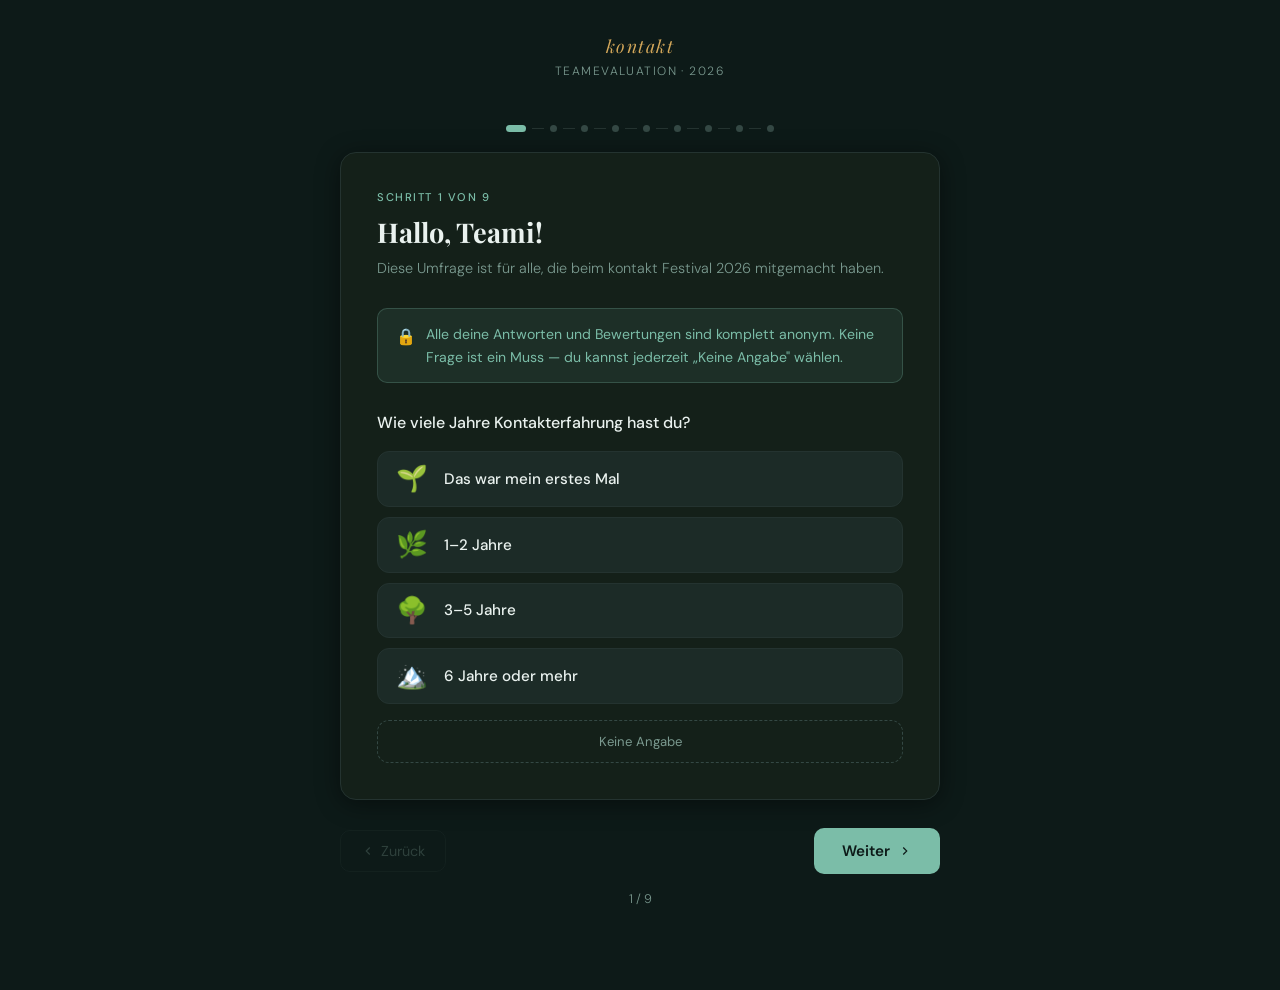
<file: kontakt-teamevaluation.html>
<!DOCTYPE html>
<html lang="de">
<head>
<meta charset="UTF-8">
<meta name="viewport" content="width=device-width, initial-scale=1.0">
<title>Teamevaluation — kontakt Festival 2026</title>
<link rel="preconnect" href="https://fonts.googleapis.com">
<link rel="preconnect" href="https://fonts.gstatic.com" crossorigin>
<link href="https://fonts.googleapis.com/css2?family=Playfair+Display:ital,wght@0,400;0,700;1,400&family=DM+Sans:wght@300;400;500&display=swap" rel="stylesheet">
<style>
  *, *::before, *::after { box-sizing: border-box; margin: 0; padding: 0; }

  :root {
    --bg: #0D1A18;
    --bg-card: #142019;
    --bg-elevated: #1C2B27;
    --accent: #7BBDA8;
    --accent-hover: #68A894;
    --gold: #D4A85A;
    --text: #EAF2EF;
    --text-muted: #7A998F;
    --border: #243330;
    --border-light: #344844;
    --radius: 16px;
    --shadow: 0 4px 24px rgba(0,0,0,0.45);
  }

  body {
    font-family: 'DM Sans', sans-serif;
    background: var(--bg);
    color: var(--text);
    min-height: 100vh;
    font-size: 16px;
    line-height: 1.6;
    overflow-x: hidden;
  }

  /* ── STEP DOTS ── */
  .step-dots {
    display: flex;
    justify-content: center;
    align-items: center;
    gap: 6px;
    padding: 24px 24px 0;
    flex-wrap: wrap;
  }
  .dot {
    width: 7px; height: 7px;
    border-radius: 50%;
    background: var(--border-light);
    transition: all 0.3s ease;
  }
  .dot.active { background: var(--accent); width: 20px; border-radius: 4px; }
  .dot.done   { background: rgba(123,189,168,0.4); }
  .dot-line   { width: 12px; height: 1px; background: var(--border); }

  /* ── OUTER WRAP ── */
  .survey-wrap {
    max-width: 640px;
    margin: 0 auto;
    padding: 0 20px 80px;
    min-height: 100vh;
  }

  /* ── MARK ── */
  .festival-mark {
    text-align: center;
    padding: 32px 0 20px;
  }
  .festival-name {
    font-family: 'Playfair Display', serif;
    font-size: 1.1rem;
    font-weight: 400;
    font-style: italic;
    color: var(--gold);
    letter-spacing: 0.08em;
  }
  .festival-year {
    font-size: 0.75rem;
    color: var(--text-muted);
    font-weight: 300;
    margin-top: 2px;
    letter-spacing: 0.12em;
    text-transform: uppercase;
  }

  /* ── STEP ANIM ── */
  .step { display: none; animation: fadeSlideIn 0.4s ease forwards; }
  .step.active { display: block; }
  .step.slide-out  { animation: fadeSlideOut 0.3s ease forwards; }
  .step.slide-in-back { animation: fadeSlideInBack 0.4s ease forwards; }

  @keyframes fadeSlideIn     { from { opacity:0; transform:translateX(40px);  } to { opacity:1; transform:translateX(0); } }
  @keyframes fadeSlideOut    { from { opacity:1; transform:translateX(0);      } to { opacity:0; transform:translateX(-40px); } }
  @keyframes fadeSlideInBack { from { opacity:0; transform:translateX(-40px); } to { opacity:1; transform:translateX(0); } }

  /* ── STEP CARD ── */
  .step-card {
    background: var(--bg-card);
    border: 1px solid var(--border);
    border-radius: var(--radius);
    padding: 36px;
    box-shadow: var(--shadow);
    margin-top: 20px;
  }
  @media (max-width: 480px) { .step-card { padding: 24px 18px; } }

  .step-eyebrow {
    font-size: 0.7rem;
    font-weight: 500;
    letter-spacing: 0.14em;
    text-transform: uppercase;
    color: var(--accent);
    margin-bottom: 8px;
  }
  .step-title {
    font-family: 'Playfair Display', serif;
    font-size: 1.7rem;
    font-weight: 700;
    line-height: 1.25;
    color: var(--text);
    margin-bottom: 8px;
  }
  .step-subtitle {
    font-size: 0.9rem;
    color: var(--text-muted);
    font-weight: 300;
    margin-bottom: 28px;
  }

  /* ── ANON NOTICE ── */
  .anon-notice {
    background: rgba(123,189,168,0.1);
    border: 1px solid rgba(123,189,168,0.25);
    border-radius: 10px;
    padding: 14px 18px;
    font-size: 0.88rem;
    color: var(--accent);
    font-weight: 400;
    margin-bottom: 28px;
    display: flex;
    gap: 10px;
    align-items: flex-start;
  }
  .anon-notice::before { content: "🔒"; font-size: 1rem; flex-shrink: 0; margin-top: 1px; }

  /* ── QUESTION BLOCK ── */
  .q-block { margin-bottom: 32px; }
  .q-block:last-child { margin-bottom: 0; }
  .q-label {
    font-size: 1rem;
    font-weight: 500;
    color: var(--text);
    margin-bottom: 16px;
    line-height: 1.5;
  }
  .q-divider {
    border: none;
    border-top: 1px solid var(--border);
    margin: 28px 0;
  }
  .optional-hint {
    font-size: 0.78rem;
    color: var(--text-muted);
    font-weight: 300;
    margin-bottom: 8px;
  }

  /* ── EMOJI TILES ── */
  .emoji-tiles { display: flex; flex-direction: column; gap: 10px; }
  .emoji-tile input[type="radio"] { display: none; }
  .emoji-tile label {
    display: flex; align-items: center; gap: 16px;
    padding: 14px 18px;
    background: var(--bg-elevated);
    border: 1.5px solid var(--border);
    border-radius: 12px;
    cursor: pointer;
    transition: all 0.2s;
    user-select: none;
  }
  .emoji-tile label:hover { border-color: var(--accent); background: #1e3530; }
  .emoji-tile input[type="radio"]:checked + label {
    border-color: var(--accent);
    background: linear-gradient(135deg, #1a2f2b 0%, #162522 100%);
    box-shadow: 0 0 0 1px var(--accent);
  }
  .tile-emoji { font-size: 1.6rem; line-height: 1; flex-shrink: 0; }
  .tile-text  { font-size: 0.95rem; font-weight: 500; color: var(--text); }
  .tile-desc  { font-size: 0.8rem; color: var(--text-muted); font-weight: 300; margin-top: 2px; }

  /* ── TAG GRID (multi-select) ── */
  .tag-grid { display: flex; flex-wrap: wrap; gap: 8px; margin-top: 4px; }
  .tag-grid input[type="checkbox"] { display: none; }
  .tag-grid label {
    display: inline-flex; align-items: center;
    padding: 9px 16px;
    background: var(--bg-elevated);
    border: 1.5px solid var(--border);
    border-radius: 24px;
    font-size: 0.875rem; font-weight: 400;
    color: var(--text-muted);
    cursor: pointer;
    transition: all 0.15s;
    user-select: none;
  }
  .tag-grid input[type="checkbox"]:checked + label {
    background: rgba(123,189,168,0.15);
    border-color: var(--accent);
    color: var(--accent);
    font-weight: 500;
  }
  .tag-grid label:hover { border-color: var(--border-light); color: var(--text); }

  /* ── NPS SCALE ── */
  .nps-wrap { margin: 4px 0; }
  .nps-scale {
    display: flex; gap: 4px; margin-bottom: 6px; flex-wrap: wrap;
  }
  .nps-scale input[type="radio"] { display: none; }
  .nps-scale label {
    flex: 1; min-width: 0;
    display: flex; align-items: center; justify-content: center;
    aspect-ratio: 1; min-height: 42px;
    background: var(--bg-elevated);
    border: 1.5px solid var(--border);
    border-radius: 8px;
    font-size: 0.88rem; font-weight: 500;
    color: var(--text-muted);
    cursor: pointer;
    transition: all 0.15s;
    user-select: none;
  }
  .nps-scale input[type="radio"]:checked + label {
    background: var(--accent);
    border-color: var(--accent);
    color: #0D1A18;
    font-weight: 700;
    transform: scale(1.08);
    box-shadow: 0 4px 12px rgba(123,189,168,0.3);
  }
  .nps-scale label:hover { border-color: var(--accent); color: var(--text); }
  .nps-labels {
    display: flex; justify-content: space-between;
    font-size: 0.73rem; color: var(--text-muted); font-weight: 300; margin-top: 4px;
  }

  /* ── KEINE ANGABE ── */
  .na-row { display: flex; justify-content: flex-end; margin-top: 10px; }
  .na-row input[type="radio"] { display: none; }
  .na-label {
    font-size: 0.75rem; color: var(--text-muted);
    cursor: pointer;
    padding: 4px 12px;
    border: 1px dashed var(--border-light);
    border-radius: 20px;
    transition: all 0.15s;
    user-select: none;
  }
  .na-row input[type="radio"]:checked + .na-label {
    border-color: var(--text-muted);
    color: var(--text);
    background: var(--bg-elevated);
    border-style: solid;
  }
  /* Keine Angabe for emoji tiles – same but inline */
  .na-tile { margin-top: 6px; }
  .na-tile input[type="radio"] { display: none; }
  .na-tile label {
    display: flex; align-items: center; justify-content: center;
    padding: 10px 18px;
    background: transparent;
    border: 1px dashed var(--border-light);
    border-radius: 12px;
    font-size: 0.82rem; color: var(--text-muted);
    cursor: pointer;
    transition: all 0.2s;
    user-select: none;
    width: 100%;
  }
  .na-tile input[type="radio"]:checked + label {
    border-color: var(--text-muted); border-style: solid;
    color: var(--text);
    background: var(--bg-elevated);
  }
  .na-tile label:hover { border-color: var(--border-light); color: var(--text); }
  /* Keine Angabe for yes/no */
  .yesno-tiles { display: flex; flex-direction: column; gap: 10px; }

  /* ── TEXTAREA ── */
  textarea {
    width: 100%;
    padding: 12px 14px;
    background: var(--bg-elevated);
    border: 1.5px solid var(--border);
    border-radius: 10px;
    font-family: 'DM Sans', sans-serif;
    font-size: 0.9rem;
    color: var(--text);
    resize: vertical;
    min-height: 100px;
    outline: none;
    transition: border-color 0.2s, box-shadow 0.2s;
    line-height: 1.6;
  }
  textarea::placeholder { color: var(--text-muted); }
  textarea:focus { border-color: var(--accent); box-shadow: 0 0 0 3px rgba(123,189,168,0.1); }

  /* ── NAV ── */
  .step-nav {
    display: flex; align-items: center; justify-content: space-between;
    margin-top: 28px; gap: 12px;
  }
  .btn-back {
    display: inline-flex; align-items: center; gap: 6px;
    padding: 11px 20px;
    background: transparent;
    border: 1.5px solid var(--border);
    border-radius: 10px;
    color: var(--text-muted);
    font-family: 'DM Sans', sans-serif;
    font-size: 0.9rem; font-weight: 400;
    cursor: pointer; transition: all 0.2s;
  }
  .btn-back:hover { border-color: var(--border-light); color: var(--text); }
  .btn-back:disabled { opacity: 0.3; cursor: default; pointer-events: none; }
  .btn-next {
    display: inline-flex; align-items: center; gap: 8px;
    padding: 13px 28px;
    background: var(--accent);
    border: none; border-radius: 10px;
    color: #0D1A18;
    font-family: 'DM Sans', sans-serif;
    font-size: 0.95rem; font-weight: 600;
    cursor: pointer; transition: background 0.2s, transform 0.1s;
    margin-left: auto;
  }
  .btn-next:hover { background: var(--accent-hover); }
  .btn-next:active { transform: scale(0.97); }
  .step-counter {
    font-size: 0.78rem; color: var(--text-muted); font-weight: 300;
    text-align: center; margin-top: 16px;
  }

  /* ── SUCCESS ── */
  #success-screen {
    display: none; text-align: center;
    padding: 60px 0 40px;
    animation: fadeSlideIn 0.5s ease forwards;
  }
  .success-symbol {
    font-size: 3rem; color: var(--gold);
    font-family: 'Playfair Display', serif;
    margin-bottom: 24px;
    letter-spacing: 0.1em; display: block;
  }
  .success-title {
    font-family: 'Playfair Display', serif;
    font-size: 2rem; font-weight: 700;
    color: var(--text); margin-bottom: 12px; line-height: 1.2;
  }
  .success-sub {
    font-size: 1rem; color: var(--text-muted);
    font-weight: 300; line-height: 1.7; margin-bottom: 40px;
  }
  .success-card {
    background: var(--bg-card);
    border: 1px solid var(--border);
    border-radius: var(--radius);
    padding: 28px; margin-bottom: 16px;
  }
  .success-heart {
    display: flex; align-items: center; justify-content: center; gap: 12px;
    font-size: 0.9rem; color: var(--text-muted); font-weight: 300;
  }
  .success-heart span { color: var(--accent); font-size: 1.1rem; }

  .ornament {
    color: var(--border-light);
    font-family: 'Playfair Display', serif;
    font-size: 0.8rem; letter-spacing: 0.2em;
    text-align: center; margin: 20px 0 0;
  }
</style>
</head>
<body>

<div class="survey-wrap">

  <div class="festival-mark">
    <div class="festival-name">kontakt</div>
    <div class="festival-year">Teamevaluation · 2026</div>
  </div>

  <div class="step-dots" id="step-dots">
    <div class="dot active" id="dot-1"></div><div class="dot-line"></div>
    <div class="dot" id="dot-2"></div><div class="dot-line"></div>
    <div class="dot" id="dot-3"></div><div class="dot-line"></div>
    <div class="dot" id="dot-4"></div><div class="dot-line"></div>
    <div class="dot" id="dot-5"></div><div class="dot-line"></div>
    <div class="dot" id="dot-6"></div><div class="dot-line"></div>
    <div class="dot" id="dot-7"></div><div class="dot-line"></div>
    <div class="dot" id="dot-8"></div><div class="dot-line"></div>
    <div class="dot" id="dot-9"></div>
  </div>

  <!-- ===== STEP 1: Intro & Erfahrung ===== -->
  <div class="step active" id="step-1">
    <div class="step-card">
      <div class="step-eyebrow">Schritt 1 von 9</div>
      <div class="step-title">Hallo, Teami!</div>
      <div class="step-subtitle">Diese Umfrage ist für alle, die beim kontakt Festival 2026 mitgemacht haben.</div>

      <div class="anon-notice">
        Alle deine Antworten und Bewertungen sind komplett anonym. Keine Frage ist ein Muss — du kannst jederzeit „Keine Angabe" wählen.
      </div>

      <div class="q-block">
        <div class="q-label">Wie viele Jahre Kontakterfahrung hast du?</div>
        <div class="emoji-tiles">
          <div class="emoji-tile">
            <input type="radio" name="erfahrung" id="erf-1" value="erstes_mal">
            <label for="erf-1"><span class="tile-emoji">🌱</span><div><div class="tile-text">Das war mein erstes Mal</div></div></label>
          </div>
          <div class="emoji-tile">
            <input type="radio" name="erfahrung" id="erf-2" value="1_2_jahre">
            <label for="erf-2"><span class="tile-emoji">🌿</span><div><div class="tile-text">1–2 Jahre</div></div></label>
          </div>
          <div class="emoji-tile">
            <input type="radio" name="erfahrung" id="erf-3" value="3_5_jahre">
            <label for="erf-3"><span class="tile-emoji">🌳</span><div><div class="tile-text">3–5 Jahre</div></div></label>
          </div>
          <div class="emoji-tile">
            <input type="radio" name="erfahrung" id="erf-4" value="6_plus">
            <label for="erf-4"><span class="tile-emoji">🏔️</span><div><div class="tile-text">6 Jahre oder mehr</div></div></label>
          </div>
          <div class="na-tile">
            <input type="radio" name="erfahrung" id="erf-na" value="keine_angabe">
            <label for="erf-na">Keine Angabe</label>
          </div>
        </div>
      </div>
    </div>

    <div class="step-nav">
      <button class="btn-back" disabled>
        <svg width="14" height="14" viewBox="0 0 24 24" fill="none" stroke="currentColor" stroke-width="2"><polyline points="15 18 9 12 15 6"/></svg>
        Zurück
      </button>
      <button class="btn-next" onclick="goTo(2)">
        Weiter
        <svg width="14" height="14" viewBox="0 0 24 24" fill="none" stroke="currentColor" stroke-width="2"><polyline points="9 18 15 12 9 6"/></svg>
      </button>
    </div>
    <div class="step-counter">1 / 9</div>
  </div>

  <!-- ===== STEP 2: Vorbereitung & Aufbau ===== -->
  <div class="step" id="step-2">
    <div class="step-card">
      <div class="step-eyebrow">Schritt 2 von 9</div>
      <div class="step-title">Vorbereitung &amp; Aufbau</div>
      <div class="step-subtitle">Wie zufrieden warst du mit den Phasen vor dem Festival?</div>

      <div class="q-block">
        <div class="q-label">Wie zufrieden warst du mit der <strong>Vorbereitungsphase</strong> des Festivals?</div>
        <div class="nps-wrap">
          <div class="nps-scale">
            <input type="radio" name="vorbereitung" id="v1" value="1"><label for="v1">1</label>
            <input type="radio" name="vorbereitung" id="v2" value="2"><label for="v2">2</label>
            <input type="radio" name="vorbereitung" id="v3" value="3"><label for="v3">3</label>
            <input type="radio" name="vorbereitung" id="v4" value="4"><label for="v4">4</label>
            <input type="radio" name="vorbereitung" id="v5" value="5"><label for="v5">5</label>
            <input type="radio" name="vorbereitung" id="v6" value="6"><label for="v6">6</label>
            <input type="radio" name="vorbereitung" id="v7" value="7"><label for="v7">7</label>
            <input type="radio" name="vorbereitung" id="v8" value="8"><label for="v8">8</label>
            <input type="radio" name="vorbereitung" id="v9" value="9"><label for="v9">9</label>
            <input type="radio" name="vorbereitung" id="v10" value="10"><label for="v10">10</label>
          </div>
          <div class="nps-labels"><span>gar nicht zufrieden</span><span>sehr zufrieden</span></div>
        </div>
        <div class="na-row">
          <input type="radio" name="vorbereitung" id="v-na" value="keine_angabe">
          <label for="v-na" class="na-label">Keine Angabe</label>
        </div>
        <div style="margin-top:14px;">
          <p class="optional-hint">Optional — nenne gerne einen Grund:</p>
          <textarea name="vorbereitung_text" placeholder="Warum diese Bewertung? …"></textarea>
        </div>
      </div>

      <hr class="q-divider">

      <div class="q-block">
        <div class="q-label">Wie zufrieden warst du mit der <strong>Aufbauphase</strong> des Festivals?</div>
        <div class="nps-wrap">
          <div class="nps-scale">
            <input type="radio" name="aufbau" id="a1" value="1"><label for="a1">1</label>
            <input type="radio" name="aufbau" id="a2" value="2"><label for="a2">2</label>
            <input type="radio" name="aufbau" id="a3" value="3"><label for="a3">3</label>
            <input type="radio" name="aufbau" id="a4" value="4"><label for="a4">4</label>
            <input type="radio" name="aufbau" id="a5" value="5"><label for="a5">5</label>
            <input type="radio" name="aufbau" id="a6" value="6"><label for="a6">6</label>
            <input type="radio" name="aufbau" id="a7" value="7"><label for="a7">7</label>
            <input type="radio" name="aufbau" id="a8" value="8"><label for="a8">8</label>
            <input type="radio" name="aufbau" id="a9" value="9"><label for="a9">9</label>
            <input type="radio" name="aufbau" id="a10" value="10"><label for="a10">10</label>
          </div>
          <div class="nps-labels"><span>gar nicht zufrieden</span><span>sehr zufrieden</span></div>
        </div>
        <div class="na-row">
          <input type="radio" name="aufbau" id="a-na" value="keine_angabe">
          <label for="a-na" class="na-label">Keine Angabe</label>
        </div>
        <div style="margin-top:14px;">
          <p class="optional-hint">Optional — nenne gerne einen Grund:</p>
          <textarea name="aufbau_text" placeholder="Warum diese Bewertung? …"></textarea>
        </div>
      </div>
    </div>

    <div class="step-nav">
      <button class="btn-back" onclick="goTo(1, true)">
        <svg width="14" height="14" viewBox="0 0 24 24" fill="none" stroke="currentColor" stroke-width="2"><polyline points="15 18 9 12 15 6"/></svg>
        Zurück
      </button>
      <button class="btn-next" onclick="goTo(3)">
        Weiter
        <svg width="14" height="14" viewBox="0 0 24 24" fill="none" stroke="currentColor" stroke-width="2"><polyline points="9 18 15 12 9 6"/></svg>
      </button>
    </div>
    <div class="step-counter">2 / 9</div>
  </div>

  <!-- ===== STEP 3: Durchführung & Abbau ===== -->
  <div class="step" id="step-3">
    <div class="step-card">
      <div class="step-eyebrow">Schritt 3 von 9</div>
      <div class="step-title">Durchführung &amp; Abbau</div>
      <div class="step-subtitle">Wie lief's während und nach dem Festival?</div>

      <div class="q-block">
        <div class="q-label">Wie zufrieden warst du mit der <strong>Durchführung</strong> des Festivals?</div>
        <div class="nps-wrap">
          <div class="nps-scale">
            <input type="radio" name="durchfuehrung" id="d1" value="1"><label for="d1">1</label>
            <input type="radio" name="durchfuehrung" id="d2" value="2"><label for="d2">2</label>
            <input type="radio" name="durchfuehrung" id="d3" value="3"><label for="d3">3</label>
            <input type="radio" name="durchfuehrung" id="d4" value="4"><label for="d4">4</label>
            <input type="radio" name="durchfuehrung" id="d5" value="5"><label for="d5">5</label>
            <input type="radio" name="durchfuehrung" id="d6" value="6"><label for="d6">6</label>
            <input type="radio" name="durchfuehrung" id="d7" value="7"><label for="d7">7</label>
            <input type="radio" name="durchfuehrung" id="d8" value="8"><label for="d8">8</label>
            <input type="radio" name="durchfuehrung" id="d9" value="9"><label for="d9">9</label>
            <input type="radio" name="durchfuehrung" id="d10" value="10"><label for="d10">10</label>
          </div>
          <div class="nps-labels"><span>gar nicht zufrieden</span><span>sehr zufrieden</span></div>
        </div>
        <div class="na-row">
          <input type="radio" name="durchfuehrung" id="d-na" value="keine_angabe">
          <label for="d-na" class="na-label">Keine Angabe</label>
        </div>
        <div style="margin-top:14px;">
          <p class="optional-hint">Optional — nenne gerne einen Grund:</p>
          <textarea name="durchfuehrung_text" placeholder="Warum diese Bewertung? …"></textarea>
        </div>
      </div>

      <hr class="q-divider">

      <div class="q-block">
        <div class="q-label">Wie zufrieden warst du mit dem <strong>Abbau</strong> des Festivals?</div>
        <div class="nps-wrap">
          <div class="nps-scale">
            <input type="radio" name="abbau" id="ab1" value="1"><label for="ab1">1</label>
            <input type="radio" name="abbau" id="ab2" value="2"><label for="ab2">2</label>
            <input type="radio" name="abbau" id="ab3" value="3"><label for="ab3">3</label>
            <input type="radio" name="abbau" id="ab4" value="4"><label for="ab4">4</label>
            <input type="radio" name="abbau" id="ab5" value="5"><label for="ab5">5</label>
            <input type="radio" name="abbau" id="ab6" value="6"><label for="ab6">6</label>
            <input type="radio" name="abbau" id="ab7" value="7"><label for="ab7">7</label>
            <input type="radio" name="abbau" id="ab8" value="8"><label for="ab8">8</label>
            <input type="radio" name="abbau" id="ab9" value="9"><label for="ab9">9</label>
            <input type="radio" name="abbau" id="ab10" value="10"><label for="ab10">10</label>
          </div>
          <div class="nps-labels"><span>gar nicht zufrieden</span><span>sehr zufrieden</span></div>
        </div>
        <div class="na-row">
          <input type="radio" name="abbau" id="ab-na" value="keine_angabe">
          <label for="ab-na" class="na-label">Keine Angabe</label>
        </div>
        <div style="margin-top:14px;">
          <p class="optional-hint">Optional — nenne gerne einen Grund:</p>
          <textarea name="abbau_text" placeholder="Warum diese Bewertung? …"></textarea>
        </div>
      </div>
    </div>

    <div class="step-nav">
      <button class="btn-back" onclick="goTo(2, true)">
        <svg width="14" height="14" viewBox="0 0 24 24" fill="none" stroke="currentColor" stroke-width="2"><polyline points="15 18 9 12 15 6"/></svg>
        Zurück
      </button>
      <button class="btn-next" onclick="goTo(4)">
        Weiter
        <svg width="14" height="14" viewBox="0 0 24 24" fill="none" stroke="currentColor" stroke-width="2"><polyline points="9 18 15 12 9 6"/></svg>
      </button>
    </div>
    <div class="step-counter">3 / 9</div>
  </div>

  <!-- ===== STEP 4: Erlebnis als Teami ===== -->
  <div class="step" id="step-4">
    <div class="step-card">
      <div class="step-eyebrow">Schritt 4 von 9</div>
      <div class="step-title">Erlebnis auf dem Festival</div>
      <div class="step-subtitle">Wie war es für dich als Teami auf dem Gelände?</div>

      <div class="q-block">
        <div class="q-label">Wie zufrieden warst du mit dem Festival als <strong>Veranstaltung</strong>? (Besuchi-Perspektive)</div>
        <div class="nps-wrap">
          <div class="nps-scale">
            <input type="radio" name="veranstaltung" id="ve1" value="1"><label for="ve1">1</label>
            <input type="radio" name="veranstaltung" id="ve2" value="2"><label for="ve2">2</label>
            <input type="radio" name="veranstaltung" id="ve3" value="3"><label for="ve3">3</label>
            <input type="radio" name="veranstaltung" id="ve4" value="4"><label for="ve4">4</label>
            <input type="radio" name="veranstaltung" id="ve5" value="5"><label for="ve5">5</label>
            <input type="radio" name="veranstaltung" id="ve6" value="6"><label for="ve6">6</label>
            <input type="radio" name="veranstaltung" id="ve7" value="7"><label for="ve7">7</label>
            <input type="radio" name="veranstaltung" id="ve8" value="8"><label for="ve8">8</label>
            <input type="radio" name="veranstaltung" id="ve9" value="9"><label for="ve9">9</label>
            <input type="radio" name="veranstaltung" id="ve10" value="10"><label for="ve10">10</label>
          </div>
          <div class="nps-labels"><span>gar nicht zufrieden</span><span>sehr zufrieden</span></div>
        </div>
        <div class="na-row">
          <input type="radio" name="veranstaltung" id="ve-na" value="keine_angabe">
          <label for="ve-na" class="na-label">Keine Angabe</label>
        </div>
        <div style="margin-top:14px;">
          <p class="optional-hint">Optional — nenne gerne einen Grund:</p>
          <textarea name="veranstaltung_text" placeholder="Warum diese Bewertung? …"></textarea>
        </div>
      </div>

      <hr class="q-divider">

      <div class="q-block">
        <div class="q-label">Wie zufrieden warst du mit der <strong>Menge</strong> deiner auf dem Gelände verbrachten Zeit?</div>
        <div class="emoji-tiles">
          <div class="emoji-tile">
            <input type="radio" name="zeit_menge" id="zm1" value="viel_mehr">
            <label for="zm1"><span class="tile-emoji">😢</span><div><div class="tile-text">Ich wäre gerne viel häufiger da gewesen.</div></div></label>
          </div>
          <div class="emoji-tile">
            <input type="radio" name="zeit_menge" id="zm2" value="etwas_mehr">
            <label for="zm2"><span class="tile-emoji">🙂</span><div><div class="tile-text">Ich wäre gerne etwas häufiger da gewesen.</div></div></label>
          </div>
          <div class="emoji-tile">
            <input type="radio" name="zeit_menge" id="zm3" value="passt">
            <label for="zm3"><span class="tile-emoji">😊</span><div><div class="tile-text">Es hat für mich voll gepasst.</div></div></label>
          </div>
          <div class="emoji-tile">
            <input type="radio" name="zeit_menge" id="zm4" value="etwas_weniger">
            <label for="zm4"><span class="tile-emoji">😓</span><div><div class="tile-text">Ich wäre gerne etwas weniger da gewesen.</div></div></label>
          </div>
          <div class="emoji-tile">
            <input type="radio" name="zeit_menge" id="zm5" value="viel_weniger">
            <label for="zm5"><span class="tile-emoji">😩</span><div><div class="tile-text">Ich wäre gerne viel weniger da gewesen.</div></div></label>
          </div>
          <div class="na-tile">
            <input type="radio" name="zeit_menge" id="zm-na" value="keine_angabe">
            <label for="zm-na">Keine Angabe</label>
          </div>
        </div>
        <div style="margin-top:14px;">
          <p class="optional-hint">Optional — nenne gerne einen Grund:</p>
          <textarea name="zeit_menge_text" placeholder="Warum diese Bewertung? …"></textarea>
        </div>
      </div>

      <hr class="q-divider">

      <div class="q-block">
        <div class="q-label">Wie zufrieden warst du mit der <strong>Qualität</strong> deiner auf dem Gelände verbrachten Zeit?</div>
        <div class="emoji-tiles">
          <div class="emoji-tile">
            <input type="radio" name="zeit_qualitaet" id="zq1" value="gar_kein_spass">
            <label for="zq1"><span class="tile-emoji">😞</span><div><div class="tile-text">Es hat mir gar kein Spaß gemacht.</div></div></label>
          </div>
          <div class="emoji-tile">
            <input type="radio" name="zeit_qualitaet" id="zq2" value="eher_weniger">
            <label for="zq2"><span class="tile-emoji">😕</span><div><div class="tile-text">Es hat mir eher weniger Spaß gemacht.</div></div></label>
          </div>
          <div class="emoji-tile">
            <input type="radio" name="zeit_qualitaet" id="zq3" value="manchmal">
            <label for="zq3"><span class="tile-emoji">😐</span><div><div class="tile-text">Es hat mir manchmal Spaß gemacht.</div></div></label>
          </div>
          <div class="emoji-tile">
            <input type="radio" name="zeit_qualitaet" id="zq4" value="ziemlich_viel">
            <label for="zq4"><span class="tile-emoji">😄</span><div><div class="tile-text">Es hat mir ziemlich viel Spaß gemacht.</div></div></label>
          </div>
          <div class="emoji-tile">
            <input type="radio" name="zeit_qualitaet" id="zq5" value="sehr_viel">
            <label for="zq5"><span class="tile-emoji">🤩</span><div><div class="tile-text">Es hat mir sehr viel Spaß gemacht.</div></div></label>
          </div>
          <div class="na-tile">
            <input type="radio" name="zeit_qualitaet" id="zq-na" value="keine_angabe">
            <label for="zq-na">Keine Angabe</label>
          </div>
        </div>
        <div style="margin-top:14px;">
          <p class="optional-hint">Optional — nenne gerne einen Grund:</p>
          <textarea name="zeit_qualitaet_text" placeholder="Warum diese Bewertung? …"></textarea>
        </div>
      </div>
    </div>

    <div class="step-nav">
      <button class="btn-back" onclick="goTo(3, true)">
        <svg width="14" height="14" viewBox="0 0 24 24" fill="none" stroke="currentColor" stroke-width="2"><polyline points="15 18 9 12 15 6"/></svg>
        Zurück
      </button>
      <button class="btn-next" onclick="goTo(5)">
        Weiter
        <svg width="14" height="14" viewBox="0 0 24 24" fill="none" stroke="currentColor" stroke-width="2"><polyline points="9 18 15 12 9 6"/></svg>
      </button>
    </div>
    <div class="step-counter">4 / 9</div>
  </div>

  <!-- ===== STEP 5: Kommunikationskanäle ===== -->
  <div class="step" id="step-5">
    <div class="step-card">
      <div class="step-eyebrow">Schritt 5 von 9</div>
      <div class="step-title">Kommunikation</div>
      <div class="step-subtitle">Wie häufig hast du folgende Kanäle genutzt? (1 = nie, 10 = sehr häufig)</div>

      <!-- Channel helper macro via repetition -->
      <div class="q-block">
        <div class="q-label">Großes Plenum</div>
        <div class="nps-wrap">
          <div class="nps-scale">
            <input type="radio" name="kanal_plenum" id="kp1" value="1"><label for="kp1">1</label>
            <input type="radio" name="kanal_plenum" id="kp2" value="2"><label for="kp2">2</label>
            <input type="radio" name="kanal_plenum" id="kp3" value="3"><label for="kp3">3</label>
            <input type="radio" name="kanal_plenum" id="kp4" value="4"><label for="kp4">4</label>
            <input type="radio" name="kanal_plenum" id="kp5" value="5"><label for="kp5">5</label>
            <input type="radio" name="kanal_plenum" id="kp6" value="6"><label for="kp6">6</label>
            <input type="radio" name="kanal_plenum" id="kp7" value="7"><label for="kp7">7</label>
            <input type="radio" name="kanal_plenum" id="kp8" value="8"><label for="kp8">8</label>
            <input type="radio" name="kanal_plenum" id="kp9" value="9"><label for="kp9">9</label>
            <input type="radio" name="kanal_plenum" id="kp10" value="10"><label for="kp10">10</label>
          </div>
          <div class="nps-labels"><span>nie</span><span>sehr häufig</span></div>
        </div>
        <div class="na-row"><input type="radio" name="kanal_plenum" id="kp-na" value="keine_angabe"><label for="kp-na" class="na-label">Keine Angabe</label></div>
      </div>

      <hr class="q-divider">
      <div class="q-block">
        <div class="q-label">Telegram 2026 (allgemeiner Kanal)</div>
        <div class="nps-wrap">
          <div class="nps-scale">
            <input type="radio" name="kanal_tg2026" id="kt1" value="1"><label for="kt1">1</label>
            <input type="radio" name="kanal_tg2026" id="kt2" value="2"><label for="kt2">2</label>
            <input type="radio" name="kanal_tg2026" id="kt3" value="3"><label for="kt3">3</label>
            <input type="radio" name="kanal_tg2026" id="kt4" value="4"><label for="kt4">4</label>
            <input type="radio" name="kanal_tg2026" id="kt5" value="5"><label for="kt5">5</label>
            <input type="radio" name="kanal_tg2026" id="kt6" value="6"><label for="kt6">6</label>
            <input type="radio" name="kanal_tg2026" id="kt7" value="7"><label for="kt7">7</label>
            <input type="radio" name="kanal_tg2026" id="kt8" value="8"><label for="kt8">8</label>
            <input type="radio" name="kanal_tg2026" id="kt9" value="9"><label for="kt9">9</label>
            <input type="radio" name="kanal_tg2026" id="kt10" value="10"><label for="kt10">10</label>
          </div>
          <div class="nps-labels"><span>nie</span><span>sehr häufig</span></div>
        </div>
        <div class="na-row"><input type="radio" name="kanal_tg2026" id="kt-na" value="keine_angabe"><label for="kt-na" class="na-label">Keine Angabe</label></div>
      </div>

      <hr class="q-divider">
      <div class="q-block">
        <div class="q-label">Telegram / AK-spezifischer Chat</div>
        <div class="nps-wrap">
          <div class="nps-scale">
            <input type="radio" name="kanal_tg_ak" id="ka1" value="1"><label for="ka1">1</label>
            <input type="radio" name="kanal_tg_ak" id="ka2" value="2"><label for="ka2">2</label>
            <input type="radio" name="kanal_tg_ak" id="ka3" value="3"><label for="ka3">3</label>
            <input type="radio" name="kanal_tg_ak" id="ka4" value="4"><label for="ka4">4</label>
            <input type="radio" name="kanal_tg_ak" id="ka5" value="5"><label for="ka5">5</label>
            <input type="radio" name="kanal_tg_ak" id="ka6" value="6"><label for="ka6">6</label>
            <input type="radio" name="kanal_tg_ak" id="ka7" value="7"><label for="ka7">7</label>
            <input type="radio" name="kanal_tg_ak" id="ka8" value="8"><label for="ka8">8</label>
            <input type="radio" name="kanal_tg_ak" id="ka9" value="9"><label for="ka9">9</label>
            <input type="radio" name="kanal_tg_ak" id="ka10" value="10"><label for="ka10">10</label>
          </div>
          <div class="nps-labels"><span>nie</span><span>sehr häufig</span></div>
        </div>
        <div class="na-row"><input type="radio" name="kanal_tg_ak" id="ka-na" value="keine_angabe"><label for="ka-na" class="na-label">Keine Angabe</label></div>
      </div>

      <hr class="q-divider">
      <div class="q-block">
        <div class="q-label">Decks</div>
        <div class="nps-wrap">
          <div class="nps-scale">
            <input type="radio" name="kanal_decks" id="kd1" value="1"><label for="kd1">1</label>
            <input type="radio" name="kanal_decks" id="kd2" value="2"><label for="kd2">2</label>
            <input type="radio" name="kanal_decks" id="kd3" value="3"><label for="kd3">3</label>
            <input type="radio" name="kanal_decks" id="kd4" value="4"><label for="kd4">4</label>
            <input type="radio" name="kanal_decks" id="kd5" value="5"><label for="kd5">5</label>
            <input type="radio" name="kanal_decks" id="kd6" value="6"><label for="kd6">6</label>
            <input type="radio" name="kanal_decks" id="kd7" value="7"><label for="kd7">7</label>
            <input type="radio" name="kanal_decks" id="kd8" value="8"><label for="kd8">8</label>
            <input type="radio" name="kanal_decks" id="kd9" value="9"><label for="kd9">9</label>
            <input type="radio" name="kanal_decks" id="kd10" value="10"><label for="kd10">10</label>
          </div>
          <div class="nps-labels"><span>nie</span><span>sehr häufig</span></div>
        </div>
        <div class="na-row"><input type="radio" name="kanal_decks" id="kd-na" value="keine_angabe"><label for="kd-na" class="na-label">Keine Angabe</label></div>
      </div>

      <hr class="q-divider">
      <div class="q-block">
        <div class="q-label">Pad (z. B. Aufbau-Pad)</div>
        <div class="nps-wrap">
          <div class="nps-scale">
            <input type="radio" name="kanal_pad" id="kpa1" value="1"><label for="kpa1">1</label>
            <input type="radio" name="kanal_pad" id="kpa2" value="2"><label for="kpa2">2</label>
            <input type="radio" name="kanal_pad" id="kpa3" value="3"><label for="kpa3">3</label>
            <input type="radio" name="kanal_pad" id="kpa4" value="4"><label for="kpa4">4</label>
            <input type="radio" name="kanal_pad" id="kpa5" value="5"><label for="kpa5">5</label>
            <input type="radio" name="kanal_pad" id="kpa6" value="6"><label for="kpa6">6</label>
            <input type="radio" name="kanal_pad" id="kpa7" value="7"><label for="kpa7">7</label>
            <input type="radio" name="kanal_pad" id="kpa8" value="8"><label for="kpa8">8</label>
            <input type="radio" name="kanal_pad" id="kpa9" value="9"><label for="kpa9">9</label>
            <input type="radio" name="kanal_pad" id="kpa10" value="10"><label for="kpa10">10</label>
          </div>
          <div class="nps-labels"><span>nie</span><span>sehr häufig</span></div>
        </div>
        <div class="na-row"><input type="radio" name="kanal_pad" id="kpa-na" value="keine_angabe"><label for="kpa-na" class="na-label">Keine Angabe</label></div>
      </div>

      <hr class="q-divider">
      <div class="q-block">
        <div class="q-label">Persönlicher Austausch mit anderen Teamis</div>
        <div class="nps-wrap">
          <div class="nps-scale">
            <input type="radio" name="kanal_persoenlich" id="kpe1" value="1"><label for="kpe1">1</label>
            <input type="radio" name="kanal_persoenlich" id="kpe2" value="2"><label for="kpe2">2</label>
            <input type="radio" name="kanal_persoenlich" id="kpe3" value="3"><label for="kpe3">3</label>
            <input type="radio" name="kanal_persoenlich" id="kpe4" value="4"><label for="kpe4">4</label>
            <input type="radio" name="kanal_persoenlich" id="kpe5" value="5"><label for="kpe5">5</label>
            <input type="radio" name="kanal_persoenlich" id="kpe6" value="6"><label for="kpe6">6</label>
            <input type="radio" name="kanal_persoenlich" id="kpe7" value="7"><label for="kpe7">7</label>
            <input type="radio" name="kanal_persoenlich" id="kpe8" value="8"><label for="kpe8">8</label>
            <input type="radio" name="kanal_persoenlich" id="kpe9" value="9"><label for="kpe9">9</label>
            <input type="radio" name="kanal_persoenlich" id="kpe10" value="10"><label for="kpe10">10</label>
          </div>
          <div class="nps-labels"><span>nie</span><span>sehr häufig</span></div>
        </div>
        <div class="na-row"><input type="radio" name="kanal_persoenlich" id="kpe-na" value="keine_angabe"><label for="kpe-na" class="na-label">Keine Angabe</label></div>
      </div>

      <hr class="q-divider">
      <div class="q-block">
        <p class="optional-hint">Optional — Anmerkungen zu Kommunikationskanälen:</p>
        <textarea name="kommunikation_text" placeholder="Was hat gut funktioniert, was nicht? Gibt es Kanäle die gefehlt haben? …"></textarea>
      </div>
    </div>

    <div class="step-nav">
      <button class="btn-back" onclick="goTo(4, true)">
        <svg width="14" height="14" viewBox="0 0 24 24" fill="none" stroke="currentColor" stroke-width="2"><polyline points="15 18 9 12 15 6"/></svg>
        Zurück
      </button>
      <button class="btn-next" onclick="goTo(6)">
        Weiter
        <svg width="14" height="14" viewBox="0 0 24 24" fill="none" stroke="currentColor" stroke-width="2"><polyline points="9 18 15 12 9 6"/></svg>
      </button>
    </div>
    <div class="step-counter">5 / 9</div>
  </div>

  <!-- ===== STEP 6: Arbeitslast ===== -->
  <div class="step" id="step-6">
    <div class="step-card">
      <div class="step-eyebrow">Schritt 6 von 9</div>
      <div class="step-title">Arbeitslast</div>
      <div class="step-subtitle">Wie habt ihr die Verteilung der Arbeit erlebt?</div>

      <div class="q-block">
        <div class="q-label">Wie zufrieden warst du mit der <strong>mengenmäßigen Verteilung</strong> der Arbeit auf das Team?</div>
        <div class="nps-wrap">
          <div class="nps-scale">
            <input type="radio" name="arbeitsvert" id="aw1" value="1"><label for="aw1">1</label>
            <input type="radio" name="arbeitsvert" id="aw2" value="2"><label for="aw2">2</label>
            <input type="radio" name="arbeitsvert" id="aw3" value="3"><label for="aw3">3</label>
            <input type="radio" name="arbeitsvert" id="aw4" value="4"><label for="aw4">4</label>
            <input type="radio" name="arbeitsvert" id="aw5" value="5"><label for="aw5">5</label>
            <input type="radio" name="arbeitsvert" id="aw6" value="6"><label for="aw6">6</label>
            <input type="radio" name="arbeitsvert" id="aw7" value="7"><label for="aw7">7</label>
            <input type="radio" name="arbeitsvert" id="aw8" value="8"><label for="aw8">8</label>
            <input type="radio" name="arbeitsvert" id="aw9" value="9"><label for="aw9">9</label>
            <input type="radio" name="arbeitsvert" id="aw10" value="10"><label for="aw10">10</label>
          </div>
          <div class="nps-labels"><span>gar nicht zufrieden</span><span>sehr zufrieden</span></div>
        </div>
        <div class="na-row"><input type="radio" name="arbeitsvert" id="aw-na" value="keine_angabe"><label for="aw-na" class="na-label">Keine Angabe</label></div>
        <div style="margin-top:14px;">
          <p class="optional-hint">Optional — hast du eine anonyme Idee oder Anregung zur Verteilung der Arbeitslast?</p>
          <textarea name="arbeitsvert_idee" placeholder="Idee oder Anregung …"></textarea>
        </div>
        <div style="margin-top:14px;">
          <p class="optional-hint">Optional — was würdest du an den Strukturen ändern für eine bessere Aufteilung?</p>
          <textarea name="arbeitsvert_struktur" placeholder="Strukturelle Verbesserungsideen …"></textarea>
        </div>
      </div>

      <hr class="q-divider">

      <div class="q-block">
        <div class="q-label">Personen, die während der Vorbereitung des Festivals <strong>sehr viel Zeit</strong> reingesteckt haben, sollten große <strong>Anerkennung</strong> bekommen.</div>
        <div class="nps-wrap">
          <div class="nps-scale">
            <input type="radio" name="anerkennung" id="an1" value="1"><label for="an1">1</label>
            <input type="radio" name="anerkennung" id="an2" value="2"><label for="an2">2</label>
            <input type="radio" name="anerkennung" id="an3" value="3"><label for="an3">3</label>
            <input type="radio" name="anerkennung" id="an4" value="4"><label for="an4">4</label>
            <input type="radio" name="anerkennung" id="an5" value="5"><label for="an5">5</label>
            <input type="radio" name="anerkennung" id="an6" value="6"><label for="an6">6</label>
            <input type="radio" name="anerkennung" id="an7" value="7"><label for="an7">7</label>
            <input type="radio" name="anerkennung" id="an8" value="8"><label for="an8">8</label>
            <input type="radio" name="anerkennung" id="an9" value="9"><label for="an9">9</label>
            <input type="radio" name="anerkennung" id="an10" value="10"><label for="an10">10</label>
          </div>
          <div class="nps-labels"><span>stimme gar nicht zu</span><span>stimme voll zu</span></div>
        </div>
        <div class="na-row"><input type="radio" name="anerkennung" id="an-na" value="keine_angabe"><label for="an-na" class="na-label">Keine Angabe</label></div>
        <div style="margin-top:14px;">
          <p class="optional-hint">Optional — nenne gerne einen Grund:</p>
          <textarea name="anerkennung_text" placeholder="Warum diese Bewertung? …"></textarea>
        </div>
      </div>

      <hr class="q-divider">

      <div class="q-block">
        <div class="q-label">Die Meinung von Personen, die sehr viel Zeit reingesteckt haben, sollte bei <strong>Entscheidungen mehr Gewicht</strong> haben.</div>
        <div class="nps-wrap">
          <div class="nps-scale">
            <input type="radio" name="entscheidungsgewicht" id="eg1" value="1"><label for="eg1">1</label>
            <input type="radio" name="entscheidungsgewicht" id="eg2" value="2"><label for="eg2">2</label>
            <input type="radio" name="entscheidungsgewicht" id="eg3" value="3"><label for="eg3">3</label>
            <input type="radio" name="entscheidungsgewicht" id="eg4" value="4"><label for="eg4">4</label>
            <input type="radio" name="entscheidungsgewicht" id="eg5" value="5"><label for="eg5">5</label>
            <input type="radio" name="entscheidungsgewicht" id="eg6" value="6"><label for="eg6">6</label>
            <input type="radio" name="entscheidungsgewicht" id="eg7" value="7"><label for="eg7">7</label>
            <input type="radio" name="entscheidungsgewicht" id="eg8" value="8"><label for="eg8">8</label>
            <input type="radio" name="entscheidungsgewicht" id="eg9" value="9"><label for="eg9">9</label>
            <input type="radio" name="entscheidungsgewicht" id="eg10" value="10"><label for="eg10">10</label>
          </div>
          <div class="nps-labels"><span>stimme gar nicht zu</span><span>stimme voll zu</span></div>
        </div>
        <div class="na-row"><input type="radio" name="entscheidungsgewicht" id="eg-na" value="keine_angabe"><label for="eg-na" class="na-label">Keine Angabe</label></div>
        <div style="margin-top:14px;">
          <p class="optional-hint">Optional — nenne gerne einen Grund:</p>
          <textarea name="entscheidungsgewicht_text" placeholder="Warum diese Bewertung? …"></textarea>
        </div>
      </div>
    </div>

    <div class="step-nav">
      <button class="btn-back" onclick="goTo(5, true)">
        <svg width="14" height="14" viewBox="0 0 24 24" fill="none" stroke="currentColor" stroke-width="2"><polyline points="15 18 9 12 15 6"/></svg>
        Zurück
      </button>
      <button class="btn-next" onclick="goTo(7)">
        Weiter
        <svg width="14" height="14" viewBox="0 0 24 24" fill="none" stroke="currentColor" stroke-width="2"><polyline points="9 18 15 12 9 6"/></svg>
      </button>
    </div>
    <div class="step-counter">6 / 9</div>
  </div>

  <!-- ===== STEP 7: kontakt — das Kulturprojekt ===== -->
  <div class="step" id="step-7">
    <div class="step-card">
      <div class="step-eyebrow">Schritt 7 von 9</div>
      <div class="step-title">kontakt — das Kulturprojekt</div>
      <div class="step-subtitle">Hier geht es um alle Aktivitäten über das Jahr, nicht nur das Festival.</div>

      <div class="q-block">
        <div class="q-label">Für wie realistisch hältst du es, bei <strong>kontakt — das Kulturprojekt</strong> weiterhin dabei zu sein?</div>
        <div class="emoji-tiles">
          <div class="emoji-tile">
            <input type="radio" name="weitermachen" id="wm1" value="dabei">
            <label for="wm1"><span class="tile-emoji">🙌</span><div><div class="tile-text">Ich bin eh dabei.</div><div class="tile-desc">Ich kann mit allem umgehen.</div></div></label>
          </div>
          <div class="emoji-tile">
            <input type="radio" name="weitermachen" id="wm2" value="eher_ja">
            <label for="wm2"><span class="tile-emoji">👍</span><div><div class="tile-text">Eher realistisch</div><div class="tile-desc">Mit ein paar Finetunings.</div></div></label>
          </div>
          <div class="emoji-tile">
            <input type="radio" name="weitermachen" id="wm3" value="gespraeche_noetig">
            <label for="wm3"><span class="tile-emoji">💬</span><div><div class="tile-text">Wir müssten uns mal ernsthaft zusammensetzen.</div></div></label>
          </div>
          <div class="emoji-tile">
            <input type="radio" name="weitermachen" id="wm4" value="eher_nein">
            <label for="wm4"><span class="tile-emoji">🤔</span><div><div class="tile-text">Eher unrealistisch</div><div class="tile-desc">Wir müssten einiges überdenken.</div></div></label>
          </div>
          <div class="emoji-tile">
            <input type="radio" name="weitermachen" id="wm5" value="kaum_vorstellbar">
            <label for="wm5"><span class="tile-emoji">😔</span><div><div class="tile-text">Ich kann es mir kaum vorstellen.</div></div></label>
          </div>
          <div class="emoji-tile">
            <input type="radio" name="weitermachen" id="wm6" value="ausgeschlossen">
            <label for="wm6"><span class="tile-emoji">🚪</span><div><div class="tile-text">Komplett ausgeschlossen.</div></div></label>
          </div>
          <div class="na-tile">
            <input type="radio" name="weitermachen" id="wm-na" value="keine_angabe">
            <label for="wm-na">Keine Angabe</label>
          </div>
        </div>
        <div style="margin-top:14px;">
          <p class="optional-hint">Optional — nenne gerne einen Grund:</p>
          <textarea name="weitermachen_text" placeholder="Warum diese Einschätzung? …"></textarea>
        </div>
      </div>

      <hr class="q-divider">

      <div class="q-block">
        <div class="q-label">Was benötigst du konkret, um weiterhin bei kontakt mitzuwirken? <span style="font-weight:300;font-size:0.85rem;">(Mehrfachauswahl möglich)</span></div>
        <div class="tag-grid">
          <input type="checkbox" id="ben1" name="benoetigt" value="andere_organisation">
          <label for="ben1">Andere Organisationsformen</label>

          <input type="checkbox" id="ben2" name="benoetigt" value="kleineres_festival">
          <label for="ben2">Kleineres Festival</label>

          <input type="checkbox" id="ben3" name="benoetigt" value="mehr_wertschaetzung">
          <label for="ben3">Mehr Wertschätzung untereinander</label>

          <input type="checkbox" id="ben4" name="benoetigt" value="klarere_verantwortung">
          <label for="ben4">Klarer aufgeteilte Verantwortung</label>

          <input type="checkbox" id="ben5" name="benoetigt" value="mehr_autonomie_ak">
          <label for="ben5">Mehr Autonomie der AKs</label>

          <input type="checkbox" id="ben6" name="benoetigt" value="mehr_gemeinsam">
          <label for="ben6">Mehr gemeinsame Aktionen</label>

          <input type="checkbox" id="ben7" name="benoetigt" value="mehr_spass">
          <label for="ben7">Mehr Spaß</label>

          <input type="checkbox" id="ben-na" name="benoetigt" value="keine_angabe">
          <label for="ben-na">Keine Angabe</label>
        </div>
        <div style="margin-top:14px;">
          <p class="optional-hint">Optional — gibt es weitere Punkte?</p>
          <textarea name="benoetigt_text" placeholder="Weitere Ideen oder Wünsche …"></textarea>
        </div>
      </div>
    </div>

    <div class="step-nav">
      <button class="btn-back" onclick="goTo(6, true)">
        <svg width="14" height="14" viewBox="0 0 24 24" fill="none" stroke="currentColor" stroke-width="2"><polyline points="15 18 9 12 15 6"/></svg>
        Zurück
      </button>
      <button class="btn-next" onclick="goTo(8)">
        Weiter
        <svg width="14" height="14" viewBox="0 0 24 24" fill="none" stroke="currentColor" stroke-width="2"><polyline points="9 18 15 12 9 6"/></svg>
      </button>
    </div>
    <div class="step-counter">7 / 9</div>
  </div>

  <!-- ===== STEP 8: Mitsprache & Strukturen ===== -->
  <div class="step" id="step-8">
    <div class="step-card">
      <div class="step-eyebrow">Schritt 8 von 9</div>
      <div class="step-title">Mitsprache &amp; Strukturen</div>
      <div class="step-subtitle">Wie erlebst du die politische Teilhabe im Team?</div>

      <div class="q-block">
        <div class="q-label">Fühlst du dich durch das Festival <strong>politisch gut repräsentiert</strong>?</div>
        <div class="yesno-tiles">
          <div class="emoji-tile">
            <input type="radio" name="pol_repr" id="pr-ja" value="ja">
            <label for="pr-ja"><span class="tile-emoji">✅</span><div><div class="tile-text">Ja</div></div></label>
          </div>
          <div class="emoji-tile">
            <input type="radio" name="pol_repr" id="pr-nein" value="nein">
            <label for="pr-nein"><span class="tile-emoji">❌</span><div><div class="tile-text">Nein</div></div></label>
          </div>
          <div class="na-tile">
            <input type="radio" name="pol_repr" id="pr-na" value="keine_angabe">
            <label for="pr-na">Keine Angabe</label>
          </div>
        </div>
        <div style="margin-top:14px;">
          <p class="optional-hint">Optional — nenne gerne einen Grund:</p>
          <textarea name="pol_repr_text" placeholder="Warum? …"></textarea>
        </div>
      </div>

      <hr class="q-divider">

      <div class="q-block">
        <div class="q-label">Fühlst du dich <strong>sicher</strong>, deine politische Meinung unter Teamis zu äußern?</div>
        <div class="yesno-tiles">
          <div class="emoji-tile">
            <input type="radio" name="pol_sicher" id="ps-ja" value="ja">
            <label for="ps-ja"><span class="tile-emoji">✅</span><div><div class="tile-text">Ja</div></div></label>
          </div>
          <div class="emoji-tile">
            <input type="radio" name="pol_sicher" id="ps-nein" value="nein">
            <label for="ps-nein"><span class="tile-emoji">❌</span><div><div class="tile-text">Nein</div></div></label>
          </div>
          <div class="na-tile">
            <input type="radio" name="pol_sicher" id="ps-na" value="keine_angabe">
            <label for="ps-na">Keine Angabe</label>
          </div>
        </div>
        <div style="margin-top:14px;">
          <p class="optional-hint">Optional — nenne gerne einen Grund:</p>
          <textarea name="pol_sicher_text" placeholder="Warum? …"></textarea>
        </div>
      </div>

      <hr class="q-divider">

      <div class="q-block">
        <div class="q-label">Wie weit sollte die <strong>Autonomie der AKs</strong> bei wichtigen Entscheidungen gehen?</div>
        <div class="nps-wrap">
          <div class="nps-scale">
            <input type="radio" name="ak_autonomie" id="aa1" value="1"><label for="aa1">1</label>
            <input type="radio" name="ak_autonomie" id="aa2" value="2"><label for="aa2">2</label>
            <input type="radio" name="ak_autonomie" id="aa3" value="3"><label for="aa3">3</label>
            <input type="radio" name="ak_autonomie" id="aa4" value="4"><label for="aa4">4</label>
            <input type="radio" name="ak_autonomie" id="aa5" value="5"><label for="aa5">5</label>
            <input type="radio" name="ak_autonomie" id="aa6" value="6"><label for="aa6">6</label>
            <input type="radio" name="ak_autonomie" id="aa7" value="7"><label for="aa7">7</label>
            <input type="radio" name="ak_autonomie" id="aa8" value="8"><label for="aa8">8</label>
            <input type="radio" name="ak_autonomie" id="aa9" value="9"><label for="aa9">9</label>
            <input type="radio" name="ak_autonomie" id="aa10" value="10"><label for="aa10">10</label>
          </div>
          <div class="nps-labels"><span>Alles im Plenum entscheiden</span><span>AKs max. Spielraum</span></div>
        </div>
        <div class="na-row"><input type="radio" name="ak_autonomie" id="aa-na" value="keine_angabe"><label for="aa-na" class="na-label">Keine Angabe</label></div>
        <div style="margin-top:14px;">
          <p class="optional-hint">Optional — nenne gerne einen Grund:</p>
          <textarea name="ak_autonomie_text" placeholder="Warum diese Einschätzung? …"></textarea>
        </div>
      </div>

      <hr class="q-divider">

      <div class="q-block">
        <div class="q-label">Wie häufig kommt es vor, dass du in Situationen <strong>nicht abstimmen oder deine Meinung äußern</strong> möchtest?</div>
        <div class="nps-wrap">
          <div class="nps-scale">
            <input type="radio" name="nicht_abstimmen" id="na1" value="1"><label for="na1">1</label>
            <input type="radio" name="nicht_abstimmen" id="na2" value="2"><label for="na2">2</label>
            <input type="radio" name="nicht_abstimmen" id="na3" value="3"><label for="na3">3</label>
            <input type="radio" name="nicht_abstimmen" id="na4" value="4"><label for="na4">4</label>
            <input type="radio" name="nicht_abstimmen" id="na5" value="5"><label for="na5">5</label>
            <input type="radio" name="nicht_abstimmen" id="na6" value="6"><label for="na6">6</label>
            <input type="radio" name="nicht_abstimmen" id="na7" value="7"><label for="na7">7</label>
            <input type="radio" name="nicht_abstimmen" id="na8" value="8"><label for="na8">8</label>
            <input type="radio" name="nicht_abstimmen" id="na9" value="9"><label for="na9">9</label>
            <input type="radio" name="nicht_abstimmen" id="na10" value="10"><label for="na10">10</label>
          </div>
          <div class="nps-labels"><span>nie</span><span>immer</span></div>
        </div>
        <div class="na-row"><input type="radio" name="nicht_abstimmen" id="nab-na" value="keine_angabe"><label for="nab-na" class="na-label">Keine Angabe</label></div>
        <div style="margin-top:14px;">
          <p class="optional-hint">Optional — nenne gerne einen Grund:</p>
          <textarea name="nicht_abstimmen_text" placeholder="Warum? …"></textarea>
        </div>
      </div>
    </div>

    <div class="step-nav">
      <button class="btn-back" onclick="goTo(7, true)">
        <svg width="14" height="14" viewBox="0 0 24 24" fill="none" stroke="currentColor" stroke-width="2"><polyline points="15 18 9 12 15 6"/></svg>
        Zurück
      </button>
      <button class="btn-next" onclick="goTo(9)">
        Weiter
        <svg width="14" height="14" viewBox="0 0 24 24" fill="none" stroke="currentColor" stroke-width="2"><polyline points="9 18 15 12 9 6"/></svg>
      </button>
    </div>
    <div class="step-counter">8 / 9</div>
  </div>

  <!-- ===== STEP 9: Festival 2027 & Abschluss ===== -->
  <div class="step" id="step-9">
    <div class="step-card">
      <div class="step-eyebrow">Schritt 9 von 9</div>
      <div class="step-title">Festival 2027 &amp; Feedback</div>
      <div class="step-subtitle">Fast geschafft — noch ein paar letzte Gedanken.</div>

      <div class="q-block">
        <div class="q-label">Möchtest du, dass 2027 ein <strong>kontakt — das Kulturfestival</strong> stattfindet?</div>
        <div class="yesno-tiles">
          <div class="emoji-tile">
            <input type="radio" name="festival2027" id="f27-ja" value="ja">
            <label for="f27-ja"><span class="tile-emoji">🎉</span><div><div class="tile-text">Ja</div></div></label>
          </div>
          <div class="emoji-tile">
            <input type="radio" name="festival2027" id="f27-nein" value="nein">
            <label for="f27-nein"><span class="tile-emoji">🤷</span><div><div class="tile-text">Nein</div></div></label>
          </div>
          <div class="na-tile">
            <input type="radio" name="festival2027" id="f27-na" value="keine_angabe">
            <label for="f27-na">Keine Angabe</label>
          </div>
        </div>
      </div>

      <hr class="q-divider">

      <div class="q-block">
        <div class="q-label">Was steht für dich beim Mitwirken im Vordergrund? <span style="font-weight:300;font-size:0.85rem;">(Mehrfachauswahl möglich)</span></div>
        <div class="tag-grid">
          <input type="checkbox" id="mot1" name="motivation" value="produktiv">
          <label for="mot1">Produktiv / selbstwirksam sein</label>

          <input type="checkbox" id="mot2" name="motivation" value="freunde">
          <label for="mot2">Zeit mit Freund*innen verbringen</label>

          <input type="checkbox" id="mot3" name="motivation" value="neue_menschen">
          <label for="mot3">Neue Menschen kennenlernen</label>

          <input type="checkbox" id="mot4" name="motivation" value="fertigkeiten">
          <label for="mot4">Neue Fertigkeiten erlernen</label>

          <input type="checkbox" id="mot5" name="motivation" value="kreativ">
          <label for="mot5">Kreativ sein</label>

          <input type="checkbox" id="mot6" name="motivation" value="politisch_wirksam">
          <label for="mot6">Politisch wirksam sein</label>

          <input type="checkbox" id="mot7" name="motivation" value="kultur_zugaenglich">
          <label for="mot7">Anderen Kultur zugänglich machen</label>

          <input type="checkbox" id="mot8" name="motivation" value="anerkennung">
          <label for="mot8">Anerkennung für mein Engagement</label>

          <input type="checkbox" id="mot-na" name="motivation" value="keine_angabe">
          <label for="mot-na">Keine Angabe</label>
        </div>
        <div style="margin-top:14px;">
          <p class="optional-hint">Optional — weitere Punkte:</p>
          <textarea name="motivation_text" placeholder="Was motiviert dich noch? …"></textarea>
        </div>
      </div>

      <hr class="q-divider">

      <div class="q-block">
        <div class="q-label">Gibt es einen Themenkomplex, den du unbedingt bei der anstehenden Evaluation behandelt haben möchtest?</div>
        <textarea name="thema_fehlt" placeholder="Bitte benenne diesen Themenkomplex …"></textarea>
      </div>

      <hr class="q-divider">

      <div class="q-block">
        <div class="q-label">Wie hat dir <strong>dieser Fragebogen</strong> gefallen?</div>
        <div class="nps-wrap">
          <div class="nps-scale">
            <input type="radio" name="fragebogen_feedback" id="fb1" value="1"><label for="fb1">1</label>
            <input type="radio" name="fragebogen_feedback" id="fb2" value="2"><label for="fb2">2</label>
            <input type="radio" name="fragebogen_feedback" id="fb3" value="3"><label for="fb3">3</label>
            <input type="radio" name="fragebogen_feedback" id="fb4" value="4"><label for="fb4">4</label>
            <input type="radio" name="fragebogen_feedback" id="fb5" value="5"><label for="fb5">5</label>
            <input type="radio" name="fragebogen_feedback" id="fb6" value="6"><label for="fb6">6</label>
            <input type="radio" name="fragebogen_feedback" id="fb7" value="7"><label for="fb7">7</label>
            <input type="radio" name="fragebogen_feedback" id="fb8" value="8"><label for="fb8">8</label>
            <input type="radio" name="fragebogen_feedback" id="fb9" value="9"><label for="fb9">9</label>
            <input type="radio" name="fragebogen_feedback" id="fb10" value="10"><label for="fb10">10</label>
          </div>
          <div class="nps-labels"><span>sehr schlecht</span><span>sehr gut</span></div>
        </div>
        <div class="na-row"><input type="radio" name="fragebogen_feedback" id="fb-na" value="keine_angabe"><label for="fb-na" class="na-label">Keine Angabe</label></div>
        <div style="margin-top:14px;">
          <p class="optional-hint">Optional — nenne gerne einen Grund:</p>
          <textarea name="fragebogen_feedback_text" placeholder="Was hat gut funktioniert, was hat gestört? …"></textarea>
        </div>
      </div>

      <div class="ornament">✦ ✦ ✦</div>
    </div>

    <div class="step-nav">
      <button class="btn-back" onclick="goTo(8, true)">
        <svg width="14" height="14" viewBox="0 0 24 24" fill="none" stroke="currentColor" stroke-width="2"><polyline points="15 18 9 12 15 6"/></svg>
        Zurück
      </button>
      <button class="btn-next" onclick="submitSurvey(event)" style="background: var(--accent); gap: 8px;">
        Absenden
        <svg width="14" height="14" viewBox="0 0 24 24" fill="none" stroke="currentColor" stroke-width="2"><polyline points="20 6 9 17 4 12"/></svg>
      </button>
    </div>
    <div class="step-counter">9 / 9</div>
  </div>

  <!-- ===== SUCCESS ===== -->
  <div id="success-screen">
    <span class="success-symbol">✦</span>
    <div class="success-title">Danke, Teami!</div>
    <div class="success-sub">
      Deine Antworten wurden gespeichert und helfen uns,<br>
      kontakt gemeinsam weiterzuentwickeln.
    </div>
    <div class="success-card">
      <div class="success-heart">
        <span>♥</span>
        Bis zur Auswertungsrunde!
        <span>♥</span>
      </div>
    </div>
    <div style="font-size:0.8rem; color: var(--text-muted); font-weight:300; margin-top:20px;">
      kontakt — das Kulturprojekt · Bamberg
    </div>
  </div>

</div><!-- .survey-wrap -->

<script src="scripts/kontakt-forms.js"></script>
<script>
  let currentStep = 1;
  const totalSteps = 9;
  const teamForm = window.kontaktFormStore.init({
    rootSelector: '.survey-wrap',
    storageKey: 'kontakt-teamevaluation',
    getExtraState() {
      return { currentStep };
    },
    afterRestore(storedState) {
      const savedStep = storedState?.currentStep;
      if (!savedStep || savedStep < 1 || savedStep > totalSteps) {
        return;
      }

      document.querySelectorAll('.step').forEach((stepEl) => {
        stepEl.classList.remove('active', 'slide-out', 'slide-in-back');
      });

      currentStep = savedStep;
      document.getElementById('step-' + currentStep).classList.add('active');
      updateDots(currentStep);
    },
  });

  function updateDots(step) {
    for (let i = 1; i <= totalSteps; i++) {
      const dot = document.getElementById('dot-' + i);
      dot.className = 'dot';
      if (i < step) dot.classList.add('done');
      else if (i === step) dot.classList.add('active');
    }
  }

  function goTo(next, back = false) {
    const curr = document.getElementById('step-' + currentStep);
    const nextEl = document.getElementById('step-' + next);
    curr.classList.add('slide-out');
    setTimeout(() => {
      curr.classList.remove('active', 'slide-out');
      nextEl.classList.add('active');
      if (back) nextEl.classList.add('slide-in-back');
      setTimeout(() => nextEl.classList.remove('slide-in-back'), 400);
      currentStep = next;
      updateDots(currentStep);
      teamForm?.save();
      window.scrollTo({ top: 0, behavior: 'smooth' });
    }, 280);
  }

  async function submitSurvey(event) {
    try {
      await window.kontaktFormStore.submit({
        rootSelector: '.survey-wrap',
        storageKey: 'kontakt-teamevaluation',
        formName: 'kontakt-teamevaluation',
        submitButton: event?.currentTarget,
        pendingText: 'Sende...',
        extraPayload: {
          currentStep,
        },
        onSuccess() {
          document.getElementById('step-dots').style.display = 'none';
          document.querySelector('.festival-mark').style.marginBottom = '0';
          const stepEl = document.getElementById('step-' + currentStep);
          stepEl.classList.add('slide-out');
          setTimeout(() => {
            stepEl.classList.remove('active', 'slide-out');
            document.getElementById('success-screen').style.display = 'block';
            window.scrollTo({ top: 0, behavior: 'smooth' });
          }, 280);
          teamForm?.clear();
        },
      });
    } catch {
      // Error handling is shown in the shared helper.
    }
  }
</script>
</body>
</html>
</file>
